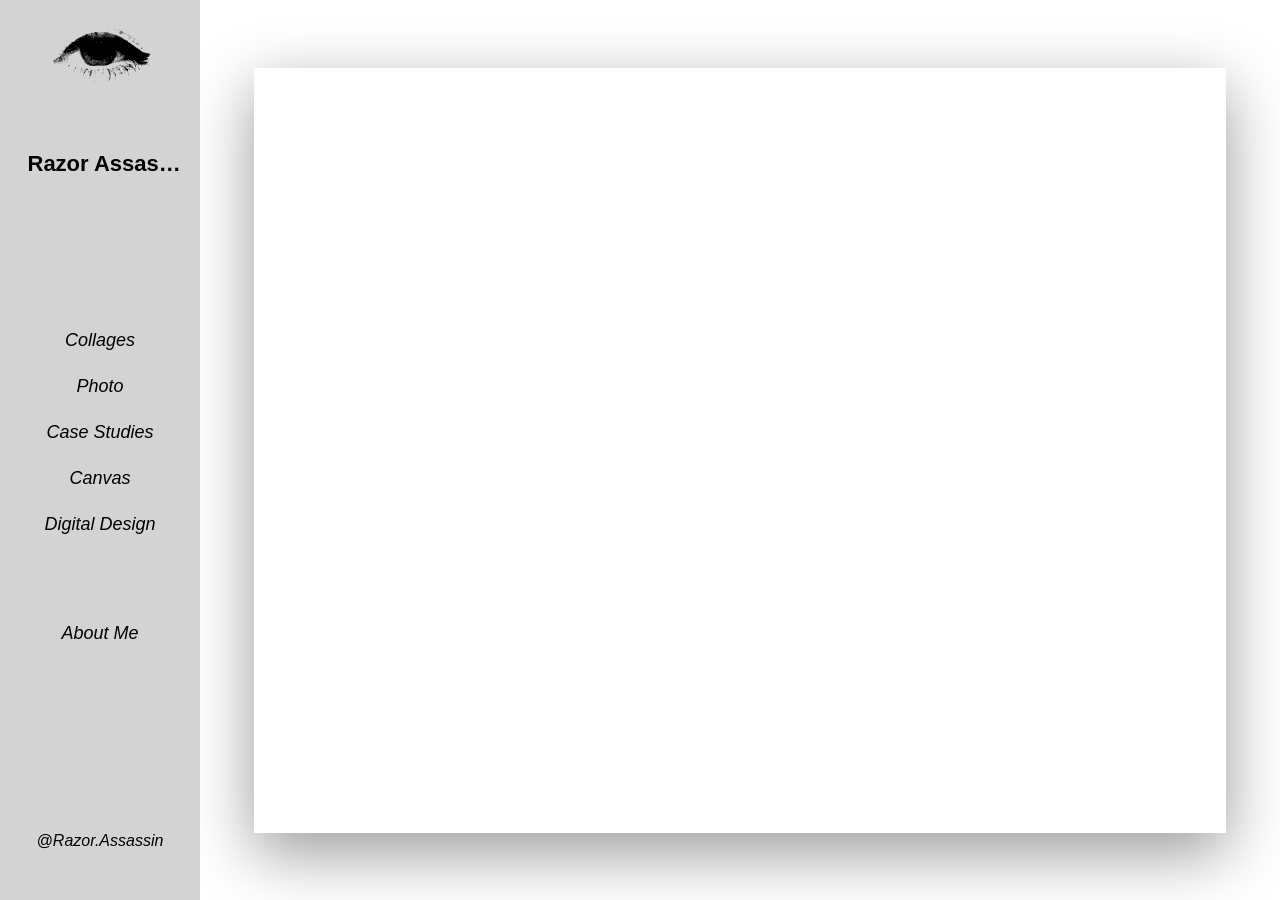
<file: index.html>
<!DOCTYPE html>
<html lang="en">

<head>
    <meta charset="UTF-8">
    <meta name="viewport" content="width=device-width, initial-scale=1.0">
    <link rel="stylesheet" href="styles.css">
    <title>Razor Assassin</title>
</head>

<body class="no-scroll">
    <nav class="nav-bar responsive-nav" aria-label="Main navigation">
        <div class="nav-header">
            <img src="pictures/eyegif.gif" alt="Describe Your Gif">
            <a href="index.html"><h1>Razor Assassin</h1></a>
        </div>
        
        <ul class="nav-list" role="navigation">
            <li><a href="collages.html">Collages</a></li>
            <li><a href="photo.html">Photo</a></li>
            <li><a href="Case-Studies.html">Case Studies</a></li>
            <li><a href="canvas.html">Canvas</a></li>
            <li><a href="digital.html">Digital Design</a></li> <br>
            
            <li><a href="aboutme.html">About Me</a></li>
        </ul>
        <div class="social-media">
            <a href="https://www.instagram.com/razor.assassin" target="_blank">@Razor.Assassin</a>
        </div>
    </nav>
    
    <div id="mouse"></div>

    <main class="homepage-main" aria-label="Main content">
        <div class="video-wrapper">
            <video 
                aria-label="Self portrait video of Razor Assassin" 
                id="homepage-video"
                autoplay 
                muted 
                loop
                playsinline>
                <source src="pictures/Screen Recording 2023-10-30 at 5.31.51 PM.mp4" type="video/mp4">
                Your browser does not support HTML5 video.
            </video>
            
        </div>
    </main>
    
</body>


</html>
</file>
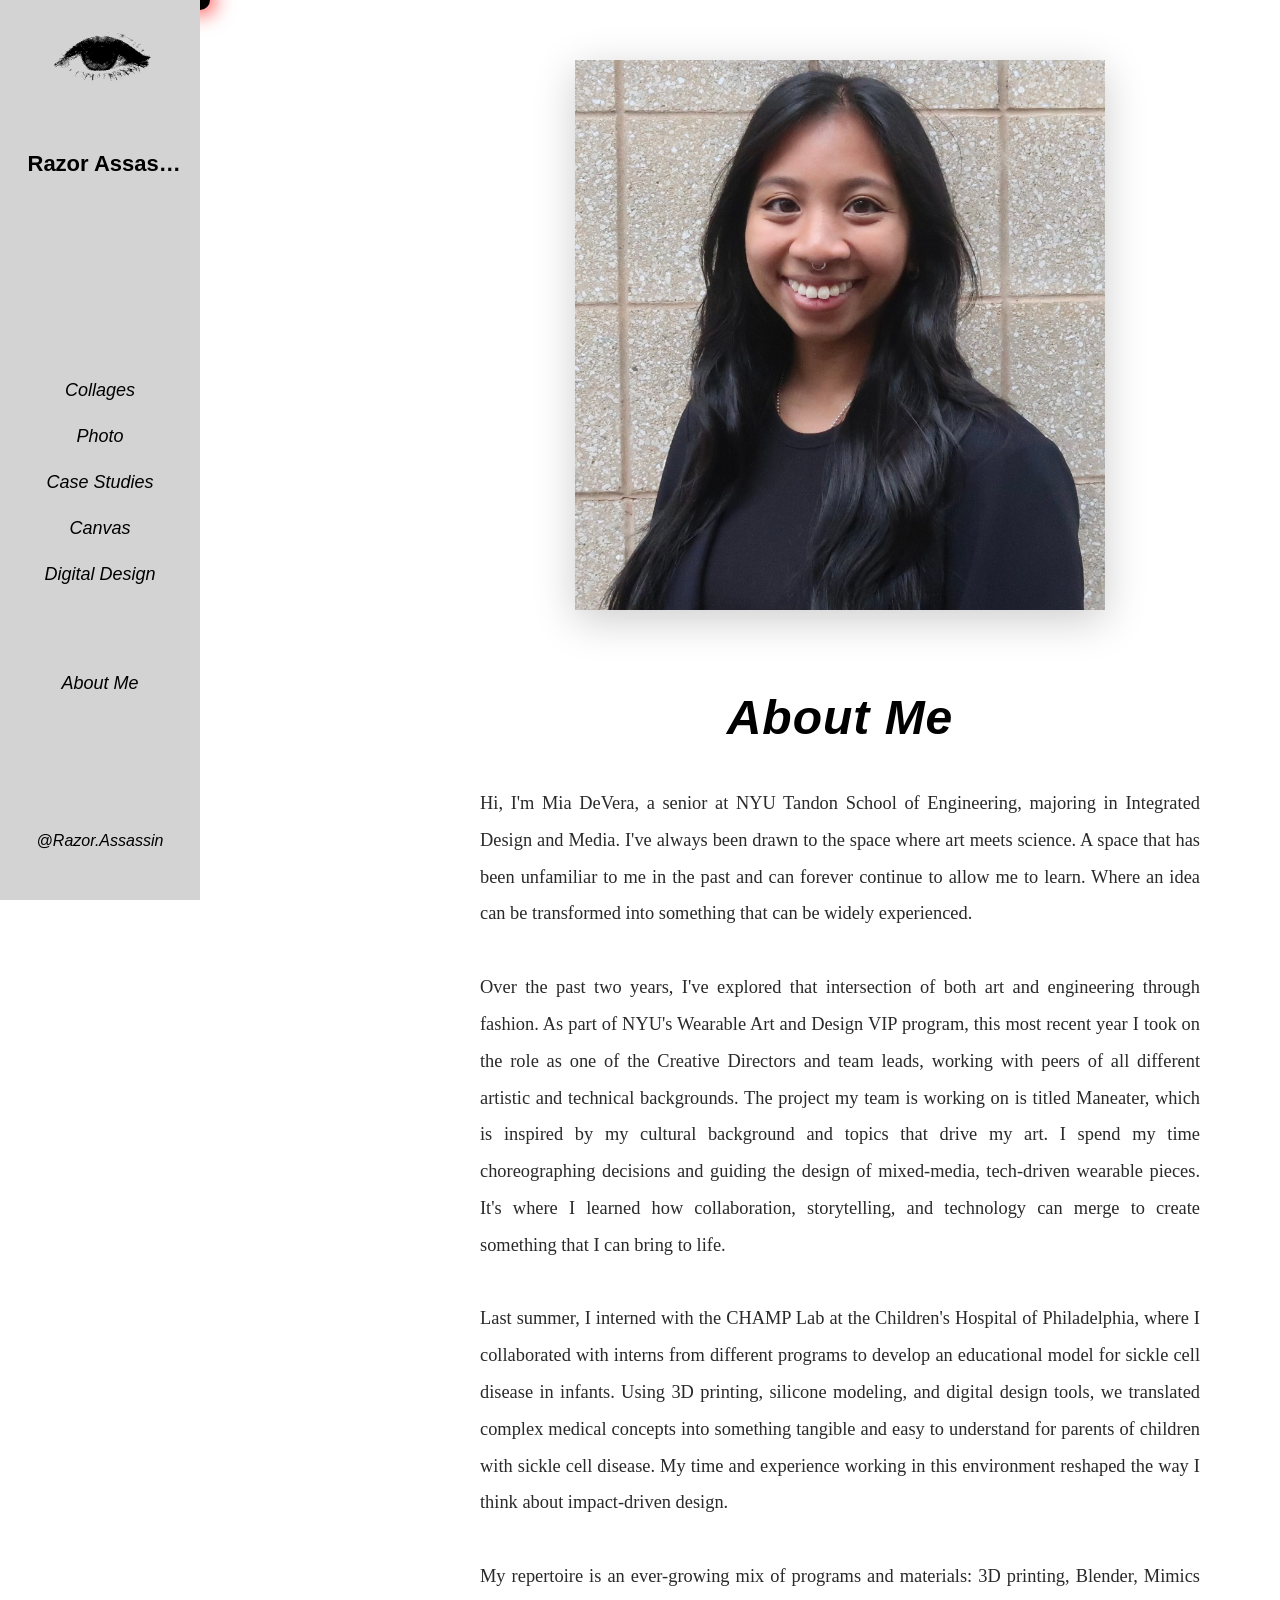
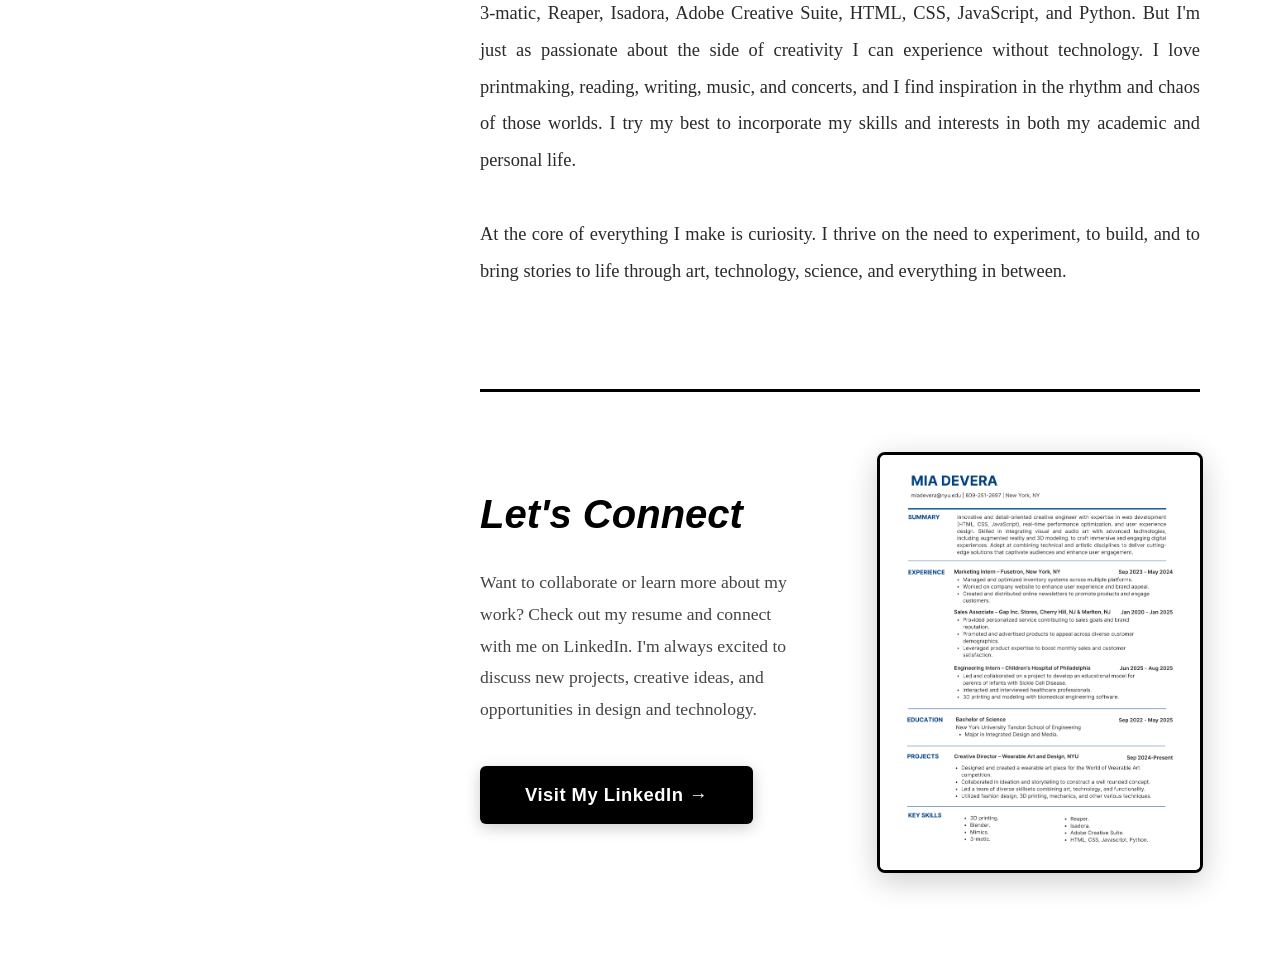
<file: aboutme.html>
<!DOCTYPE html>
<html lang="en">
<head>
    <meta charset="UTF-8">
    <title>About Me</title>
    <link rel="stylesheet" href="styles.css">
</head>
<body class="scroll">

    <div id="mouse"></div>

    <nav class="nav-bar" aria-label="Main navigation">
        <div class="nav-header">
            <img src="pictures/eyegif.gif" alt="Describe Your Gif">
            <a href="index.html"><h1>Razor Assassin</h1></a>
        </div>

        <ul class="nav-list" role="navigation">
            <li><a href="collages.html">Collages</a></li>
            <li><a href="photo.html">Photo</a></li>
            <li><a href="Case-Studies.html">Case Studies</a></li>
            <li><a href="canvas.html">Canvas</a></li>
            <li><a href="digital.html">Digital Design</a></li><br>
            <li><a href="aboutme.html">About Me</a></li>
            
        </ul>

        <div class="social-media">
            <a href="https://www.instagram.com/razor.assassin" target="_blank">@Razor.Assassin</a>
        </div>
    </nav>

    <main class="about-container">

        
        <div class="hero-photo">
            <img src="pictures/IMG_4734 (1).jpeg" alt="Picture of Mia">
        </div>

        
        <div class="bio-section">
            <h2>About Me</h2>
            <p class="bio-text">
                Hi, I'm Mia DeVera, a senior at NYU Tandon School of Engineering, majoring in Integrated Design and Media. I've always been drawn to the space where art meets science. A space that has been unfamiliar to me in the past and can forever continue to allow me to learn. Where an idea can be transformed into something that can be widely experienced.
                <br><br>
                Over the past two years, I've explored that intersection of both art and engineering through fashion. As part of NYU's Wearable Art and Design VIP program, this most recent year I took on the role as one of the Creative Directors and team leads, working with peers of all different artistic and technical backgrounds. The project my team is working on is titled Maneater, which is inspired by my cultural background and topics that drive my art. I spend my time choreographing decisions and guiding the design of mixed-media, tech-driven wearable pieces. It's where I learned how collaboration, storytelling, and technology can merge to create something that I can bring to life.
                <br><br>
                Last summer, I interned with the CHAMP Lab at the Children's Hospital of Philadelphia, where I collaborated with interns from different programs to develop an educational model for sickle cell disease in infants. Using 3D printing, silicone modeling, and digital design tools, we translated complex medical concepts into something tangible and easy to understand for parents of children with sickle cell disease. My time and experience working in this environment reshaped the way I think about impact-driven design.
                <br><br>
                My repertoire is an ever-growing mix of programs and materials: 3D printing, Blender, Mimics 3-matic, Reaper, Isadora, Adobe Creative Suite, HTML, CSS, JavaScript, and Python. But I'm just as passionate about the side of creativity I can experience without technology. I love printmaking, reading, writing, music, and concerts, and I find inspiration in the rhythm and chaos of those worlds. I try my best to incorporate my skills and interests in both my academic and personal life.
                <br><br>
                At the core of everything I make is curiosity. I thrive on the need to experiment, to build, and to bring stories to life through art, technology, science, and everything in between.
            </p>
        </div>

        
        <div class="resume-section">
            <div class="resume-left">
                <h3>Let's Connect</h3>
                <p>
                    Want to collaborate or learn more about my work? Check out my resume and connect with me on LinkedIn. I'm always excited to discuss new projects, creative ideas, and opportunities in design and technology.
                </p>
                <a href="https://www.linkedin.com/in/mia-devera-829058293/" 
                   target="_blank" 
                   class="linkedin-button">
                   Visit My LinkedIn →
                </a>
            </div>
            <div class="resume-right">
                <img src="pictures/miadeveraresume.png" alt="Resume" class="resume-image">
            </div>
        </div>

    </main>

</body>

</html>
</file>
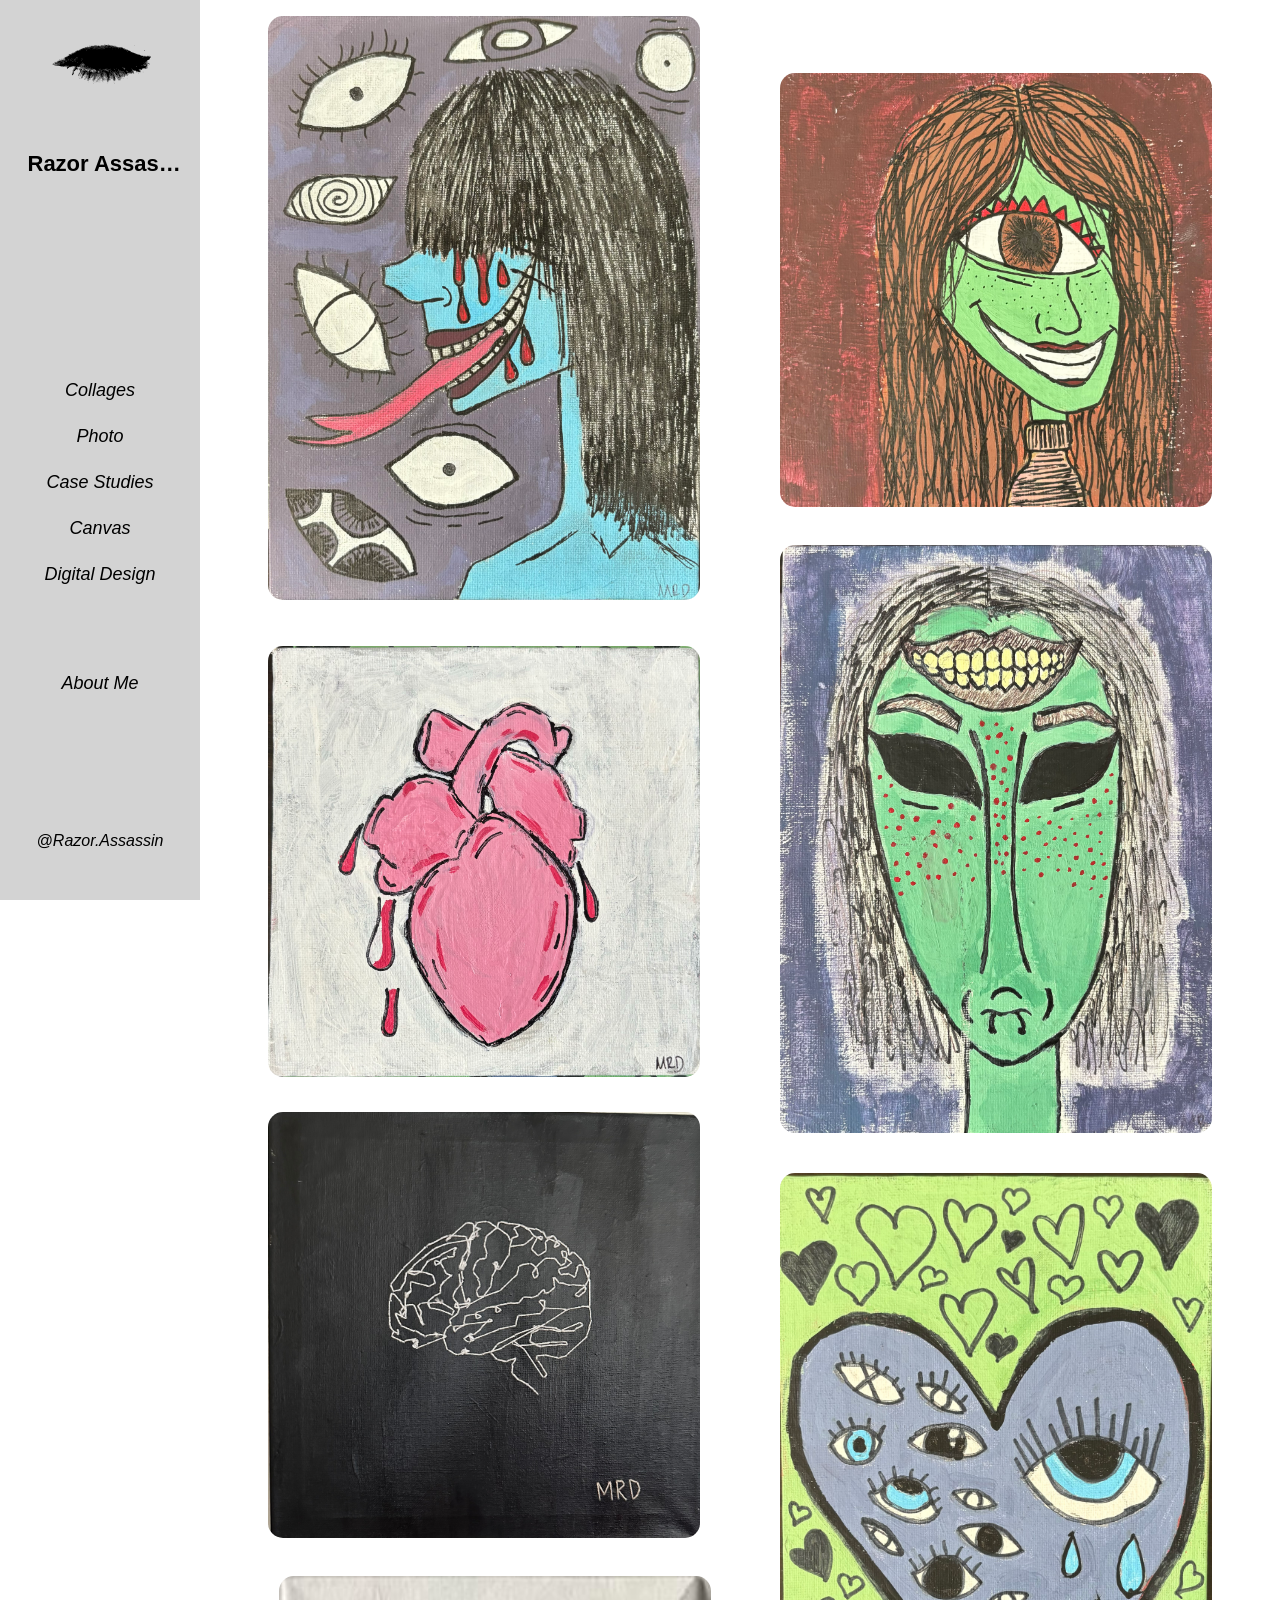
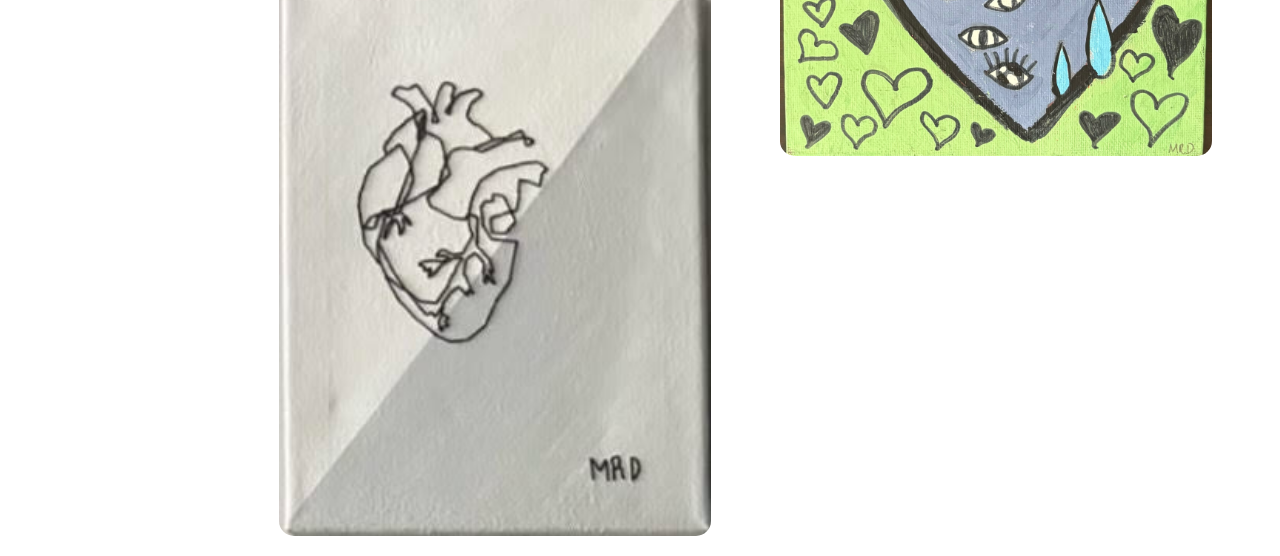
<file: canvas.html>
<!DOCTYPE html>
<html lang="en">
<head>
    <meta charset="UTF-8">
    <meta name="viewport" content="width=device-width, initial-scale=1.0">
    <link rel="stylesheet" href="styles.css">
    <title>Photo</title>
</head>
<body class="scroll">
    
    <nav class="nav-bar" aria-label="Main navigation">
        <div class="nav-header">
            <img src="pictures/eyegif.gif" alt="Describe Your Gif">
            <a href="index.html"><h1>Razor Assassin</h1></a>
        </div>
        <ul class="nav-list" role="navigation">
            <li><a href="collages.html">Collages</a></li>
            <li><a href="photo.html">Photo</a></li>
            <li><a href="Case-Studies.html">Case Studies</a></li>
            <li><a href="canvas.html">Canvas</a></li>
            <li><a href="digital.html">Digital Design</a></li> <br>

            <li><a href="aboutme.html">About Me</a></li> 
        </ul>
        <div class="social-media">
            <a href="https://www.instagram.com/razor.assassin" target="_blank">@Razor.Assassin</a>
        </div>
    </nav>
  
    
    <main>
      
        <div class="canvas-row">
          <figure class="canvas-figure">
            <img src="pictures/FullSizeRender (2).jpg" alt="Description of canvas 1">
          </figure>
          <figure class="canvas-figure">
            <img src="pictures/FullSizeRender (4).jpg" alt="Description of canvas 2">
          </figure>
        </div>
        <div class="canvas-row">
          <figure class="canvas-figure">
            <img src="pictures/FullSizeRender.jpg" alt="Description of canvas 3">
          </figure>
          <figure class="canvas-figure">
            <img src="pictures/FullSizeRender (3).jpg" alt="Description of canvas 4">
          </figure>
        </div>
        <div class="canvas-row">
            <figure class="canvas-figure">
              <img src="pictures/IMG_0128.jpeg" alt="Description of canvas 3">
            </figure>
            <figure class="canvas-figure">
              <img src="pictures/IMG_8945.jpg" alt="Description of canvas 4">
            </figure>
          </div>
          <div class="canvas-row">
            <figure class="canvas-figure">
              <img src="pictures/unnamed.jpg" alt="Description of canvas 3">
            </figure>
            </div>
   </main>
      

</html>
</file>
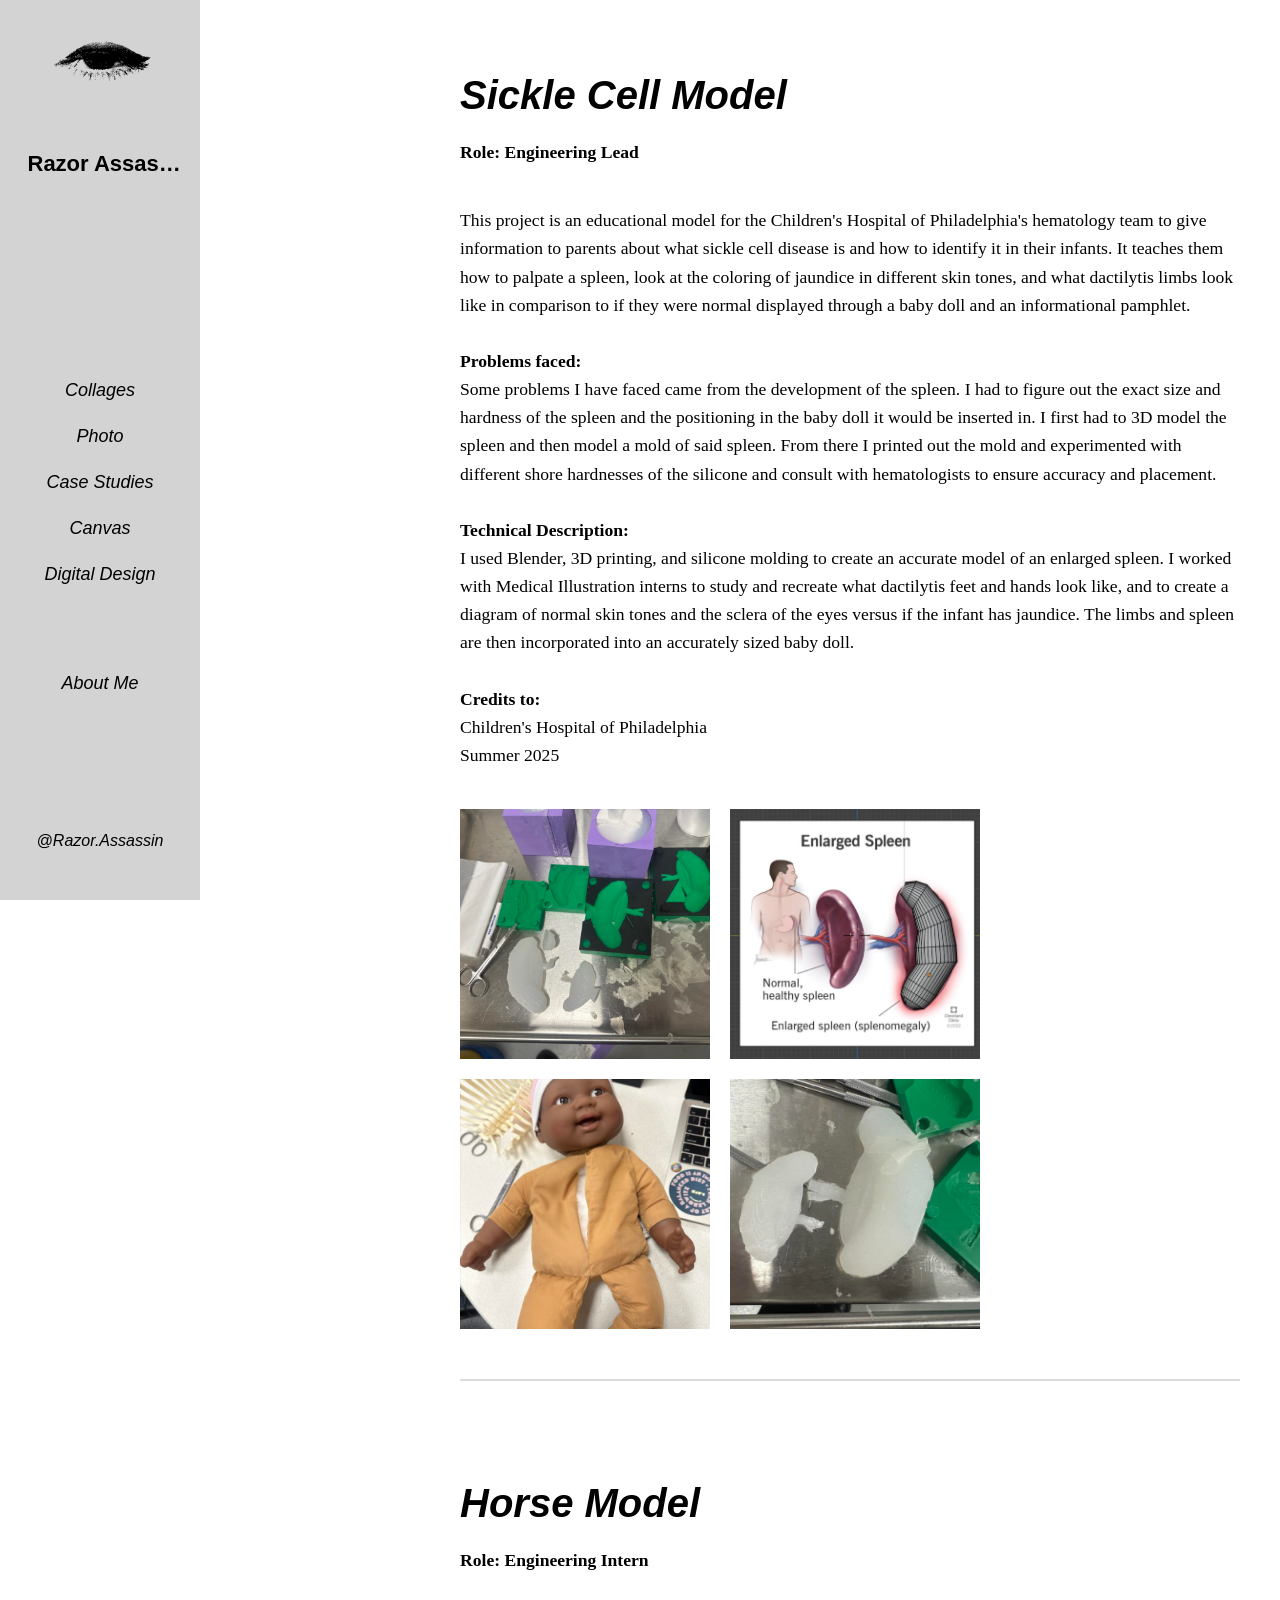
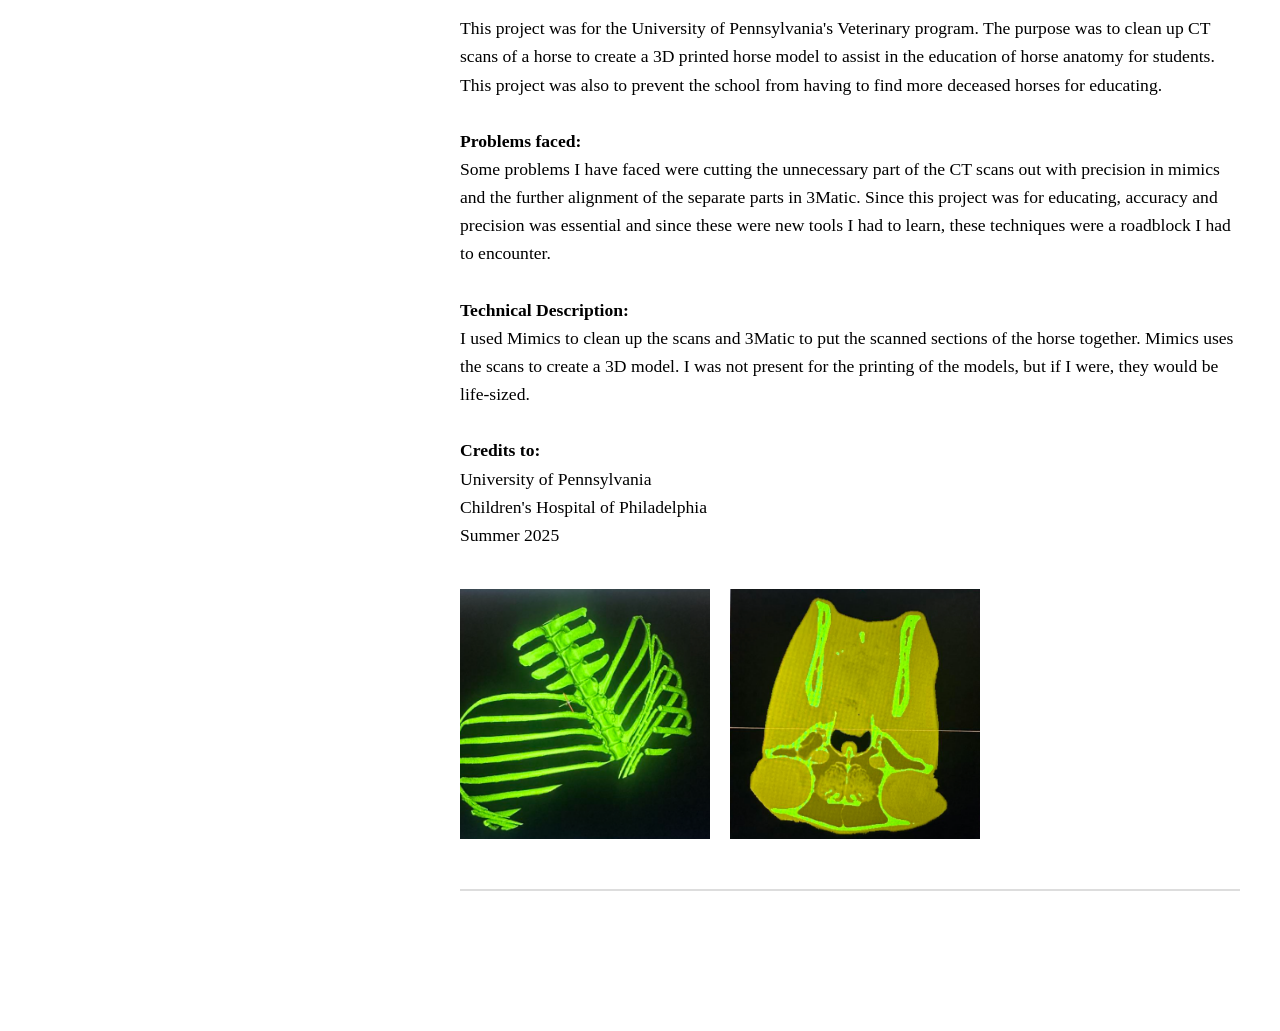
<file: Case-Studies.html>
<!DOCTYPE html>
<html lang="en">
<head>
    <meta charset="UTF-8">
    <meta name="viewport" content="width=device-width, initial-scale=1.0">
    <link rel="stylesheet" href="styles.css">
    <title>Projects</title>
</head>
<body class="scroll">
    <nav class="nav-bar" aria-label="Main navigation">
        <div class="nav-header">
            <img src="pictures/eyegif.gif" alt="Describe Your Gif">
            <a href="index.html"><h1>Razor Assassin</h1></a>
        </div>
        <ul class="nav-list" role="navigation">
            <li><a href="collages.html">Collages</a></li>
            <li><a href="photo.html">Photo</a></li>
            <li><a href="Case-Studies.html">Case Studies</a></li>
            <li><a href="canvas.html">Canvas</a></li>
            <li><a href="digital.html">Digital Design</a></li>
            <br>
            <li><a href="aboutme.html">About Me</a></li>
        </ul>
        <div class="social-media">
            <a href="https://www.instagram.com/razor.assassin" target="_blank">@Razor.Assassin</a>
        </div>
    </nav>
    <main class="projects-container">
        
        <section class="project-block">
            <h1>Sickle Cell Model</h1>
            <p><strong>Role: Engineering Lead</strong></p>
            <p>
                This project is an educational model for the Children's Hospital of Philadelphia's hematology team to give
                information to parents about what sickle cell disease is and how to identify it in their infants. It teaches
                them how to palpate a spleen, look at the coloring of jaundice in different skin tones, and what dactilytis
                limbs look like in comparison to if they were normal displayed through a baby doll and an informational
                pamphlet.<br><br>
                <strong>Problems faced:</strong><br>
                Some problems I have faced came from the development of the spleen. I had to figure out the exact size and hardness of the spleen and the positioning in the baby doll it would be inserted in. I first had to 3D model the spleen and then model a mold of said spleen. From there I printed out the mold and experimented with different shore hardnesses of the silicone and consult with hematologists to ensure accuracy and placement.<br><br>
                <strong>Technical Description:</strong><br>
                I used Blender, 3D printing, and silicone molding to create an accurate model of an enlarged spleen. I worked
                with Medical Illustration interns to study and recreate what dactilytis feet and hands look like, and to create
                a diagram of normal skin tones and the sclera of the eyes versus if the infant has jaundice. The limbs and spleen
                are then incorporated into an accurately sized baby doll.<br><br>
                <strong>Credits to:</strong><br>
                Children's Hospital of Philadelphia<br>
                Summer 2025
            </p>
            <div class="project-gallery four-images">
                <img src="photos/1.png" alt="Sickle Model 1">
                <img src="photos/2.png" alt="Sickle Model 2">
                <img src="photos/3.png" alt="Sickle Model 3">
                <img src="photos/4.png" alt="Sickle Model 4">
            </div>
        </section>
        
        <section class="project-block">
            <h1>Horse Model</h1>
            <p><strong>Role: Engineering Intern</strong></p>
            <p>
                This project was for the University of Pennsylvania's Veterinary program. The purpose was to clean up CT scans
                of a horse to create a 3D printed horse model to assist in the education of horse anatomy for students. This
                project was also to prevent the school from having to find more deceased horses for educating.<br><br>
                <strong>Problems faced:</strong><br>
                Some problems I have faced were cutting the unnecessary part of the CT scans out with precision in mimics and the further alignment of the separate parts in 3Matic. Since this project was for educating, accuracy and precision was essential and since these were new tools I had to learn, these techniques were a roadblock I had to encounter.<br><br>
                <strong>Technical Description:</strong><br>
                I used Mimics to clean up the scans and 3Matic to put the scanned sections of the horse together. Mimics uses
                the scans to create a 3D model. I was not present for the printing of the models, but if I were, they would be
                life-sized.<br><br>
                <strong>Credits to:</strong><br>
                University of Pennsylvania<br>
                Children's Hospital of Philadelphia<br>
                Summer 2025
            </p>
            <div class="project-gallery two-images">
                <img src="photos/7.png" alt="Horse Model 1">
                <img src="photos/8.png" alt="Horse Model 2">
            </div>
        </section>
    </main>
</body>
</html>
</file>
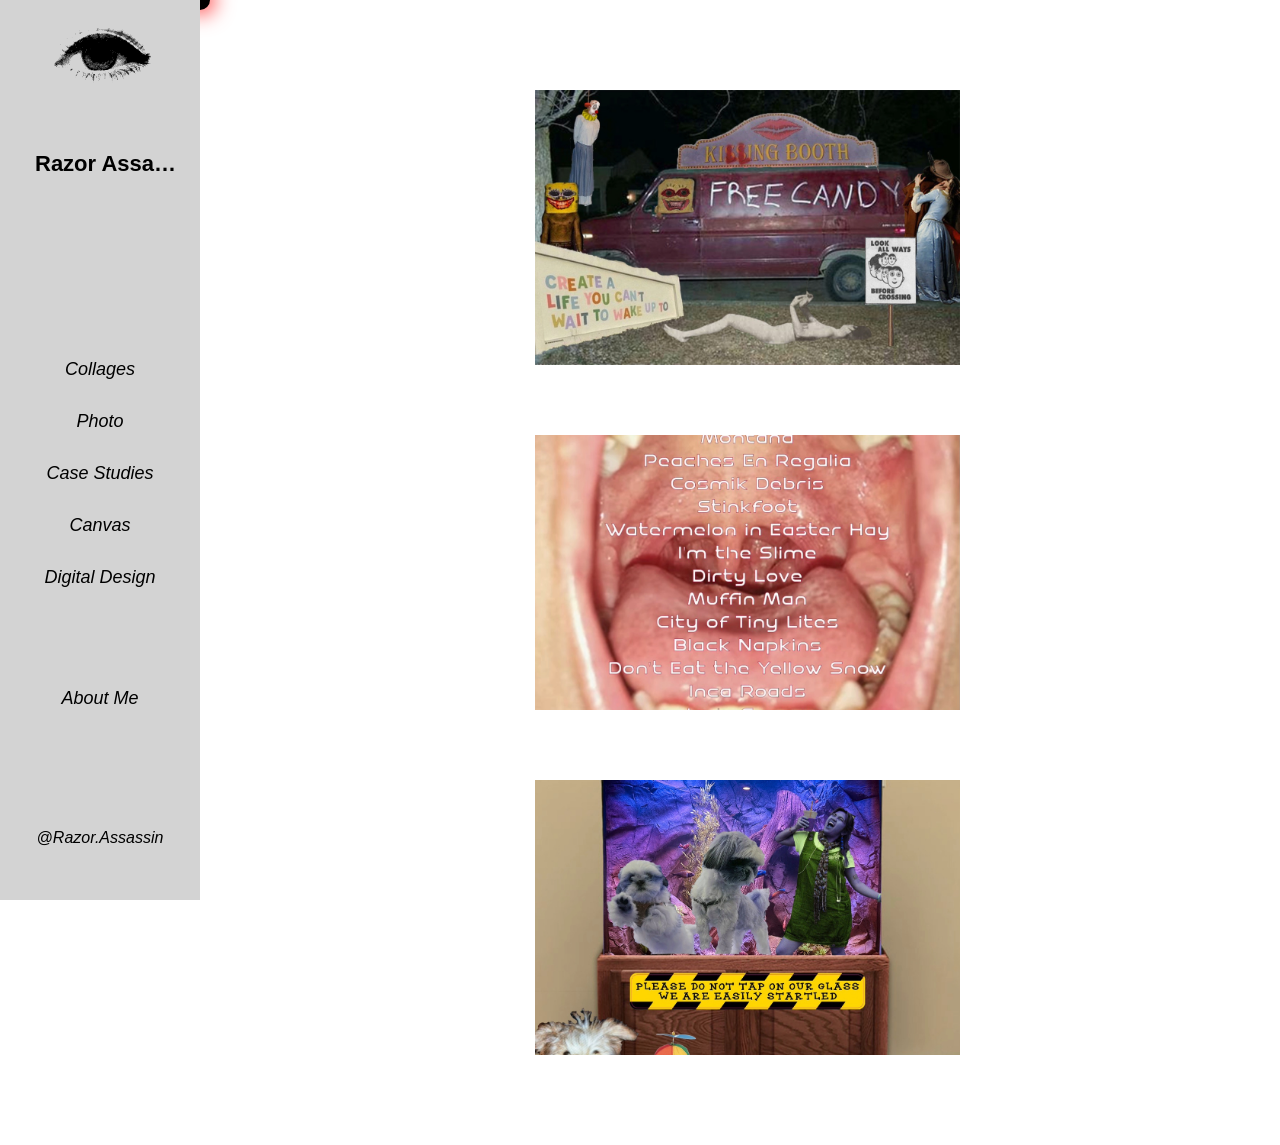
<file: collages.html>
<!DOCTYPE html>
<html lang="en">
<head>
    <meta charset="UTF-8">
    <meta name="viewport" content="width=device-width, initial-scale=1.0">
    <link rel="stylesheet" href="styles.css">
    <link href="https://stackpath.bootstrapcdn.com/bootstrap/4.3.1/css/bootstrap.min.css" rel="stylesheet"/>
    <title>Collages</title>
</head>
<body class="scroll">
    <div id="mouse"></div>
    <nav class="nav-bar" aria-label="Main navigation">
        <div class="nav-header">
            <img src="pictures/eyegif.gif" alt="Describe Your Gif">
            <a href="index.html"><h1>Razor Assassin</h1></a>
        </div>
        <ul class="nav-list" role="navigation">
            <li><a href="collages.html">Collages</a></li>
            <li><a href="photo.html">Photo</a></li>
            <li><a href="Case-Studies.html">Case Studies</a></li>
            <li><a href="canvas.html">Canvas</a></li>
            <li><a href="digital.html">Digital Design</a></li> <br>

            <li><a href="aboutme.html">About Me</a></li> 
        </ul>
        <div class="social-media">
            <a href="https://www.instagram.com/razor.assassin" target="_blank">@Razor.Assassin</a>
        </div>
    </nav>

    <main class="collages-main-content" aria-label="Main content">
        <div class="my-carousel-container">
        <div id="collageCarousel" class="carousel slide" data-ride="carousel">
            <div class="carousel-inner">
                <div class="carousel-item active">
                    <img src="pictures/collage1-resize.jpg" class="d-block w-100" alt="A description of collage 1">
                </div>
                <div class="carousel-item">
                    <img src="pictures/IMG_5959-rezise.jpg" class="d-block w-100" alt="A description of collage 2">
                </div>
            </div>
            <a class="carousel-control-prev" href="#collageCarousel" role="button" data-slide="prev">
                <span class="carousel-control-prev-icon" aria-hidden="true"></span>
                <span class="sr-only">Previous</span>
            </a>
            <a class="carousel-control-next" href="#collageCarousel" role="button" data-slide="next">
                <span class="carousel-control-next-icon" aria-hidden="true"></span>
                <span class="sr-only">Next</span>
            </a>
        </div>
        </div>
    </div>
        <div class="my-carousel-container"></div>
        <div id="secondCarousel" class="carousel slide" data-ride="carousel">
            <div class="carousel-inner">
                <div class="carousel-item active">
                    <img src="pictures/IMG_8282-resize.jpg" class="d-block w-100" alt="A description of collage 3">
                </div>
                <div class="carousel-item">
                    <img src="pictures/IMG_8286-resize.jpg" class="d-block w-100" alt="A description of collage 4">
                </div>
            </div>
            <a class="carousel-control-prev" href="#secondCarousel" role="button" data-slide="prev">
                <span class="carousel-control-prev-icon" aria-hidden="true"></span>
                <span class="sr-only">Previous</span>
            </a>
            <a class="carousel-control-next" href="#secondCarousel" role="button" data-slide="next">
                <span class="carousel-control-next-icon" aria-hidden="true"></span>
                <span class="sr-only">Next</span>
            </a>
        </div>
    </div>
        <div class="my-carousel-container">
        <div id="thirdCarousel" class="carousel slide" data-ride="carousel">
            <div class="carousel-inner">
                <div class="carousel-item active">
                    <img src="pictures/inputoutputcollage-resize.jpg" class="d-block w-100" alt="A description of collage 3">
                </div>
                <div class="carousel-item">
                    <img src="pictures/IMG_8292-resize.jpg" class="d-block w-100" alt="A description of collage 4">
                </div>
            </div>
            <a class="carousel-control-prev" href="#thirdCarousel" role="button" data-slide="prev">
                <span class="carousel-control-prev-icon" aria-hidden="true"></span>
                <span class="sr-only">Previous</span>
            </a>
            <a class="carousel-control-next" href="#thirdCarousel" role="button" data-slide="next">
                <span class="carousel-control-next-icon" aria-hidden="true"></span>
                <span class="sr-only">Next</span>
            </a>
        </div>
    </div>
        
    </main>
    
    <script src="https://code.jquery.com/jquery-3.3.1.slim.min.js"></script>
    <script src="https://stackpath.bootstrapcdn.com/bootstrap/4.3.1/js/bootstrap.min.js"></script>
</body>

</html>
</file>
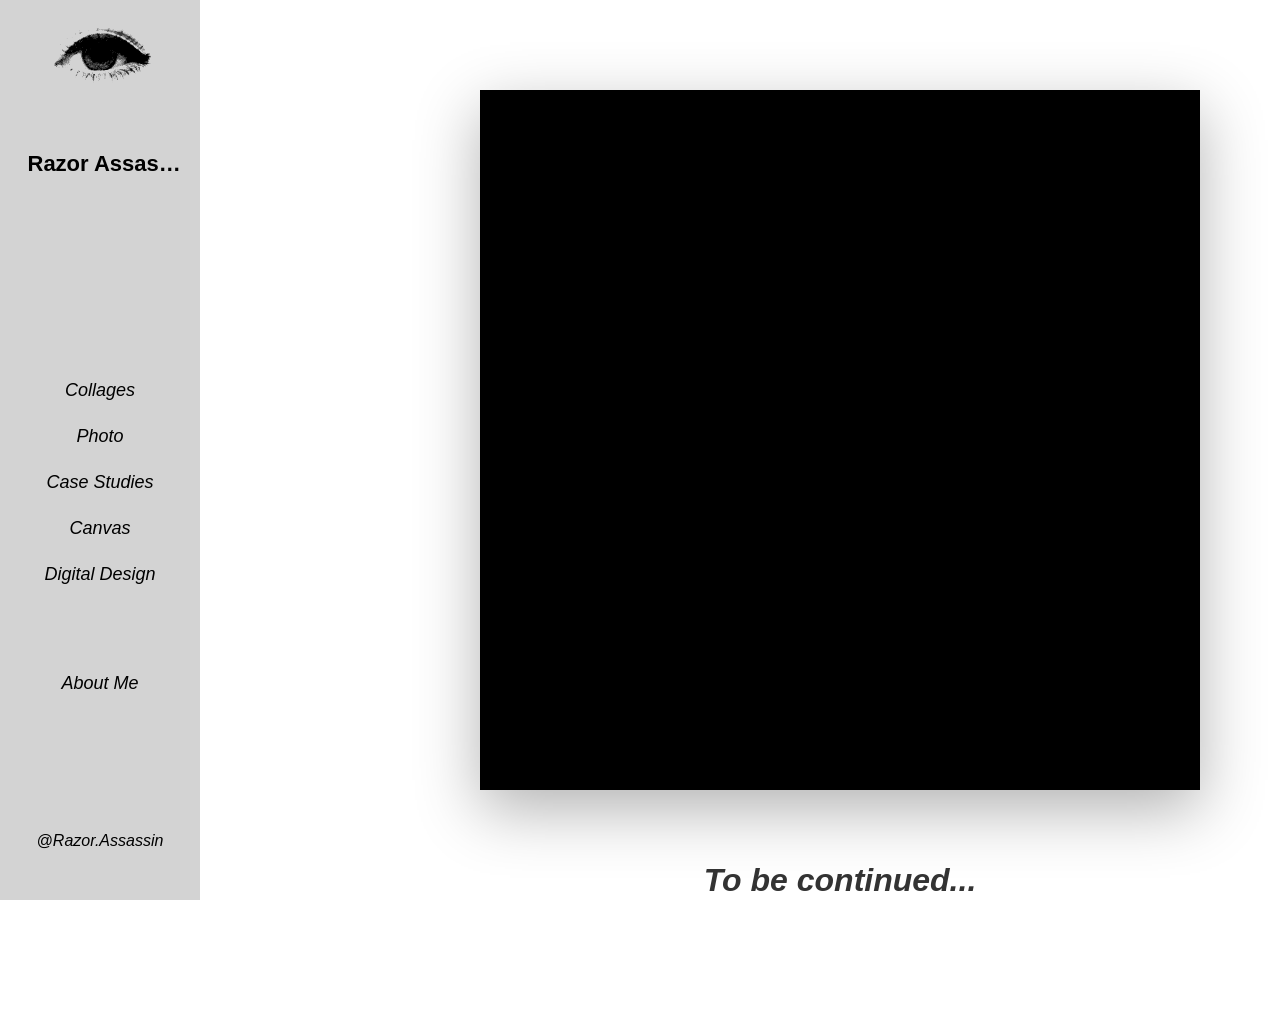
<file: digital.html>
<!DOCTYPE html>
<html lang="en">
<head>
    <meta charset="UTF-8">
    <meta name="viewport" content="width=device-width, initial-scale=1.0">
    <link rel="stylesheet" href="styles.css">
    <title>Digital Design</title>
</head>
<body class="scroll">
    
    <nav class="nav-bar" aria-label="Main navigation">
        <div class="nav-header">
            <img src="pictures/eyegif.gif" alt="Describe Your Gif">
            <a href="index.html"><h1>Razor Assassin</h1></a>
        </div>
        <ul class="nav-list" role="navigation">
            <li><a href="collages.html">Collages</a></li>
            <li><a href="photo.html">Photo</a></li>
            <li><a href="Case-Studies.html">Case Studies</a></li>
            <li><a href="canvas.html">Canvas</a></li>
            <li><a href="digital.html">Digital Design</a></li> <br>

            <li><a href="aboutme.html">About Me</a></li> 
        </ul>
        <div class="social-media">
            <a href="https://www.instagram.com/razor.assassin" target="_blank">@Razor.Assassin</a>
        </div>
    </nav>
  
<main class="digital-main">
    <div class="digital-video-container">
        <div class="digital-video-wrapper">
            <video id="digital-video" autoplay muted loop playsinline aria-label="Digital design video">
                <source src="pictures/Screen Recording 2023-09-22 at 12.53.08 PM.mp4" type="video/mp4">
                Your browser does not support HTML5 video.
            </video>
        </div>
        <div class="digital-caption">
            <p>To be continued...</p>
        </div>
    </div>
</main>
     
</body>

</html>
</file>
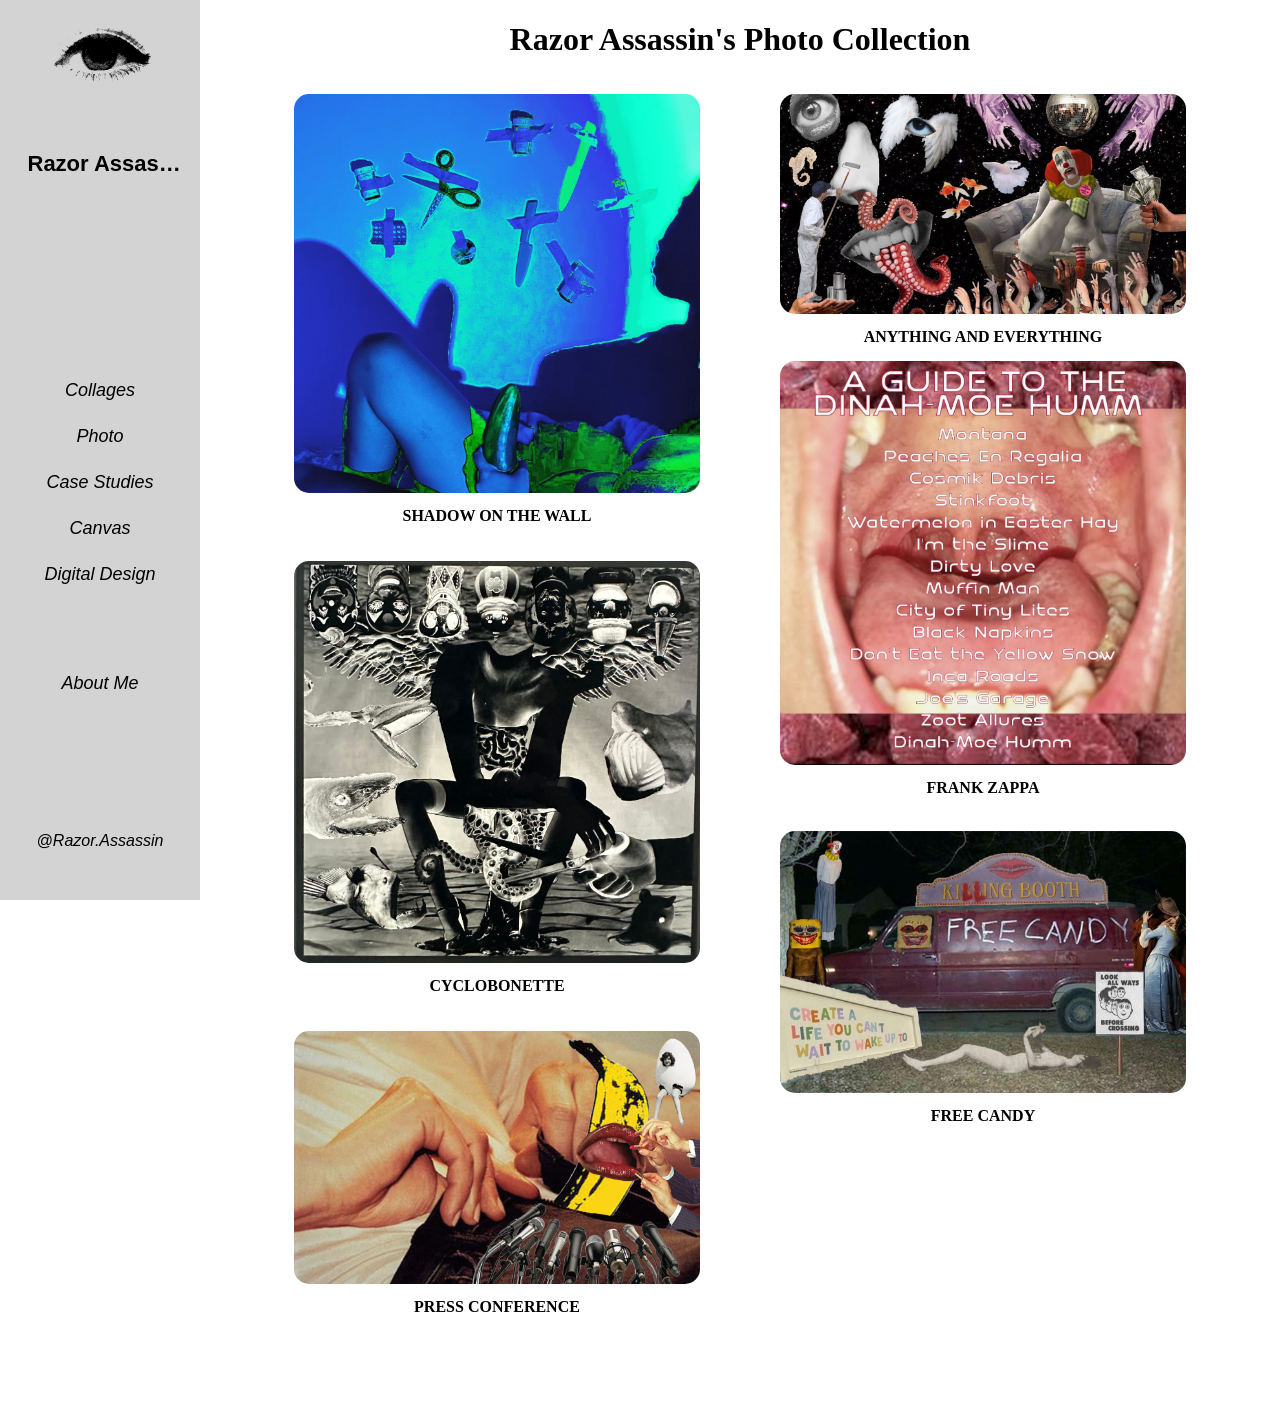
<file: photo.html>
<!DOCTYPE html>
<html lang="en">
<head>
    <meta charset="UTF-8">
    <meta name="viewport" content="width=device-width, initial-scale=1.0">
    <link rel="stylesheet" href="styles.css">
    <title>Photo</title>
</head>
<body class="scroll">
    
    <nav class="nav-bar" aria-label="Main navigation">
        <div class="nav-header">
            <img src="pictures/eyegif.gif" alt="Describe Your Gif">
            <a href="index.html"><h1>Razor Assassin</h1></a>
        </div>
        <ul class="nav-list" role="navigation">
            <li><a href="collages.html">Collages</a></li>
            <li><a href="photo.html">Photo</a></li>
            <li><a href="Case-Studies.html">Case Studies</a></li>
            <li><a href="canvas.html">Canvas</a></li>
            <li><a href="digital.html">Digital Design</a></li> <br>

            <li><a href="aboutme.html">About Me</a></li> 
        </ul>
        <div class="social-media">
            <a href="https://www.instagram.com/razor.assassin" target="_blank">@Razor.Assassin</a>
        </div>
    </nav>
  
    
    <main>
        <h1 id="page-title">Razor Assassin's Photo Collection</h1>
        <div class="image-row">
          <figure>
            <img src="pictures/IMG_8943.jpg" alt="Description of image 1">
            <figcaption>SHADOW ON THE WALL</figcaption>
          </figure>
          <figure>
            <img src="pictures/IMG_8944.jpg" alt="Description of image 2">
            <figcaption>ANYTHING AND EVERYTHING</figcaption>
          </figure>
        </div>
        <div class="image-row">
          <figure>
            <img src="pictures/IMG_5959.jpg" alt="Description of image 3">
            <figcaption>CYCLOBONETTE</figcaption>
          </figure>
          <figure>
            <img src="pictures/IMG_8282.jpeg" alt="Description of image 4">
            <figcaption>FRANK ZAPPA</figcaption>
          </figure>
        </div>
        <div class="image-row">
          <figure>
            <img src="pictures/IMG_8292.jpeg" alt="Description of image 5">
            <figcaption>PRESS CONFERENCE</figcaption>
          </figure>
          <figure>
            <img src="pictures/collage1.jpg" alt="Description of image 6">
            <figcaption>FREE CANDY</figcaption>
          </figure>
        </div>
   </main>
    
</body>

</html>
</file>
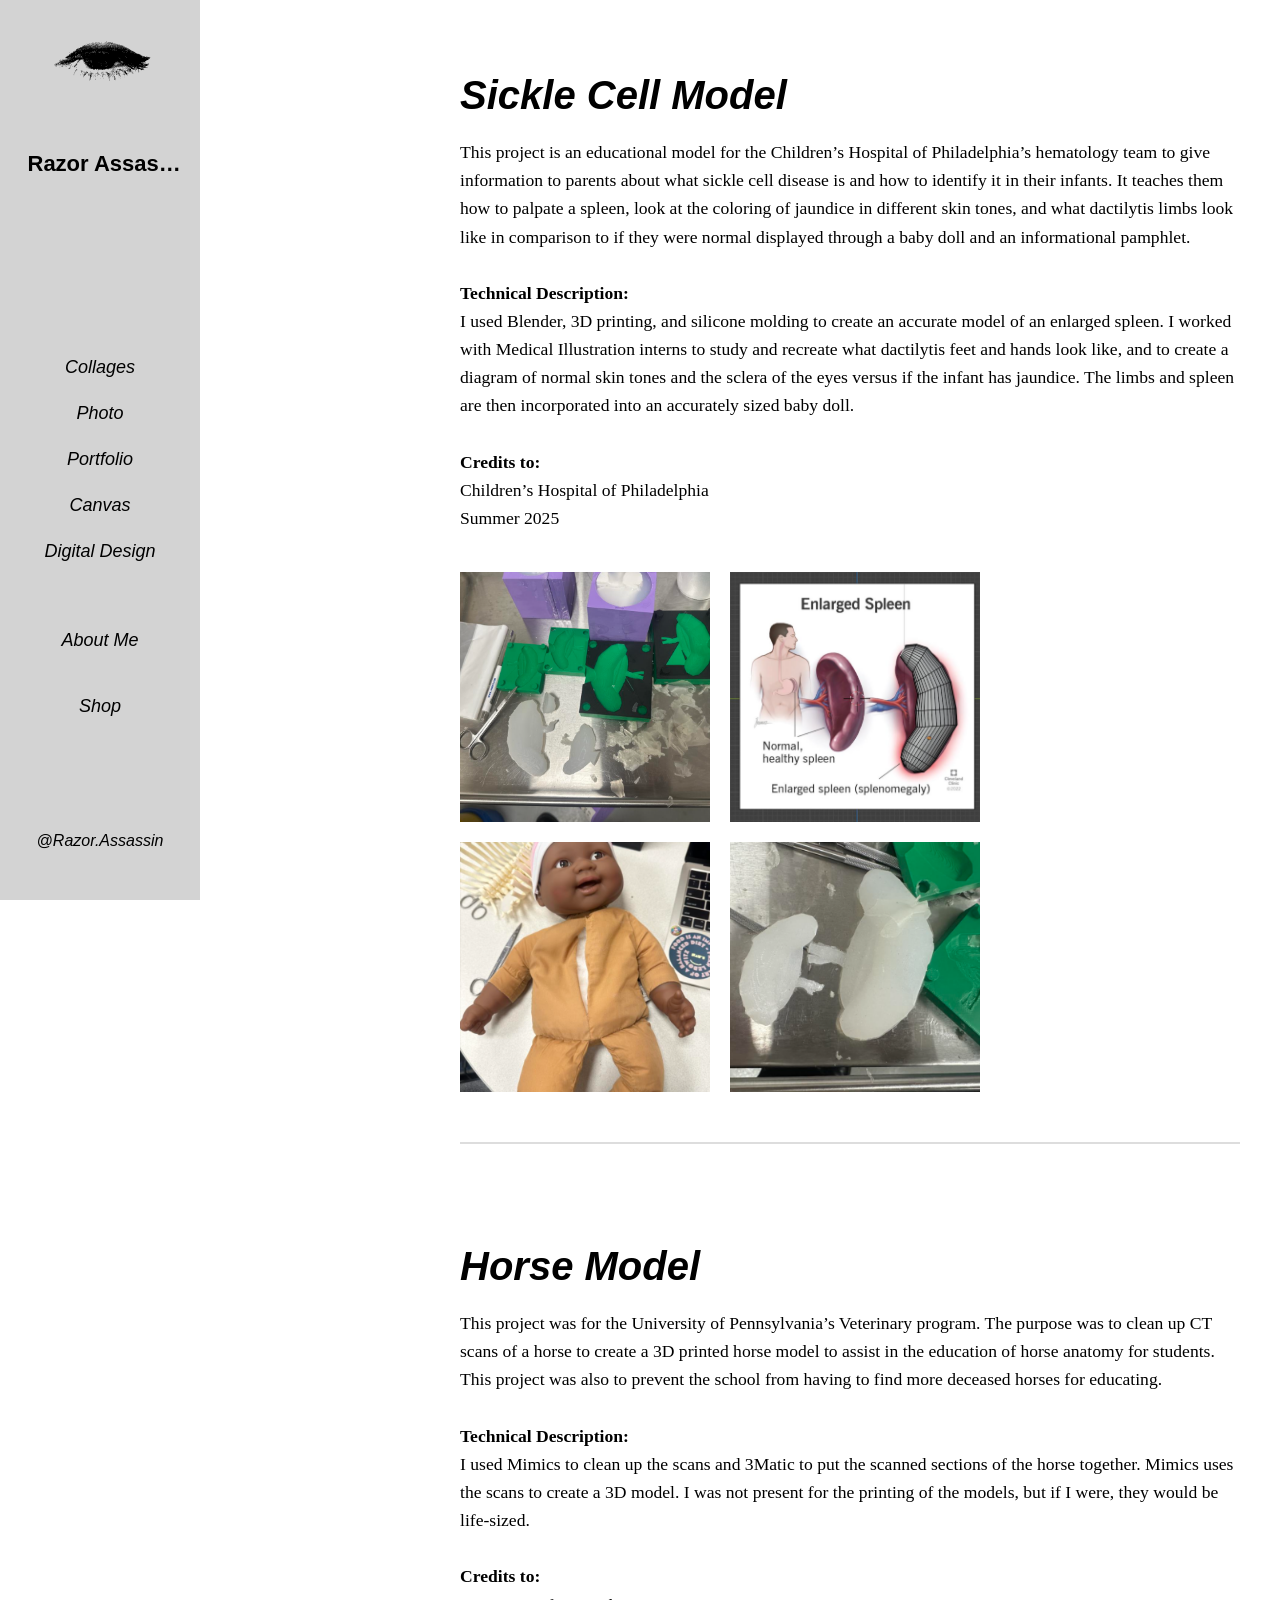
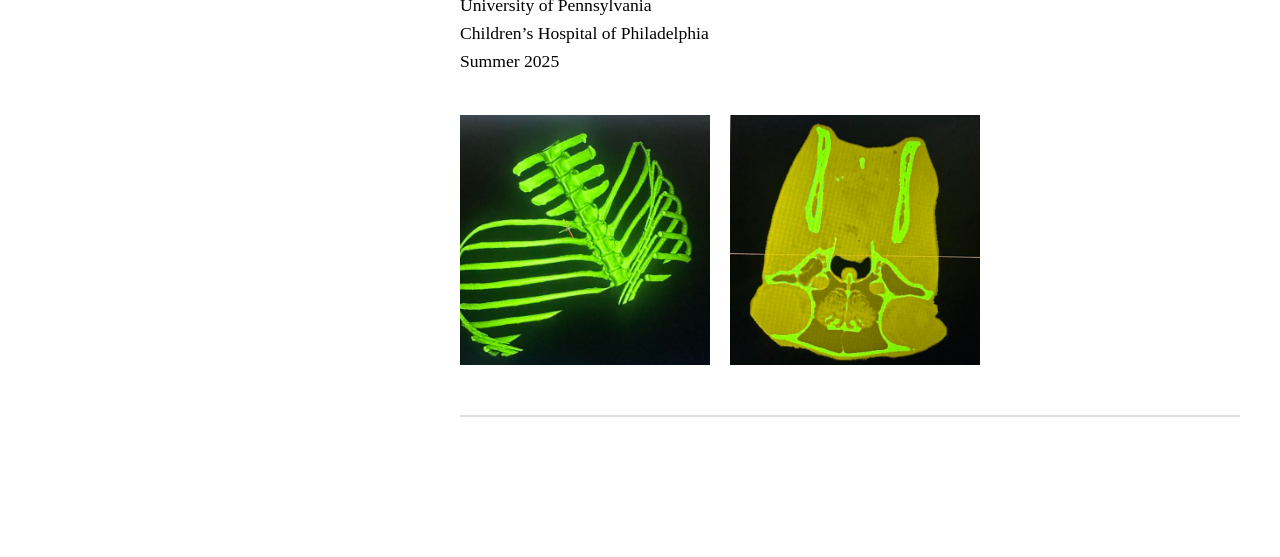
<file: port.html>
<!DOCTYPE html>
<html lang="en">
<head>
    <meta charset="UTF-8">
    <meta name="viewport" content="width=device-width, initial-scale=1.0">
    <link rel="stylesheet" href="styles.css">
    <title>Projects</title>
</head>
<body class="scroll">

    <nav class="nav-bar" aria-label="Main navigation">
        <div class="nav-header">
            <img src="pictures/eyegif.gif" alt="Describe Your Gif">
            <a href="index.html"><h1>Razor Assassin</h1></a>
        </div>
        <ul class="nav-list" role="navigation">
            <li><a href="collages.html">Collages</a></li>
            <li><a href="photo.html">Photo</a></li>
            <li><a href="portfolio.html">Portfolio</a></li>
            <li><a href="canvas.html">Canvas</a></li>
            <li><a href="digital.html">Digital Design</a></li>
            <br>
            <li><a href="aboutme.html">About Me</a></li>
            <li><a href="shop.html">Shop</a></li>
        </ul>
        <div class="social-media">
            <a href="https://www.instagram.com/razor.assassin" target="_blank">@Razor.Assassin</a>
        </div>
    </nav>

    <main class="projects-container">

        <!-- SICKLE CELL MODEL -->
        <section class="project-block">
            <h1>Sickle Cell Model</h1>
            <p>
                This project is an educational model for the Children’s Hospital of Philadelphia’s hematology team to give
                information to parents about what sickle cell disease is and how to identify it in their infants. It teaches
                them how to palpate a spleen, look at the coloring of jaundice in different skin tones, and what dactilytis
                limbs look like in comparison to if they were normal displayed through a baby doll and an informational
                pamphlet.<br><br>
                <strong>Technical Description:</strong><br>
                I used Blender, 3D printing, and silicone molding to create an accurate model of an enlarged spleen. I worked
                with Medical Illustration interns to study and recreate what dactilytis feet and hands look like, and to create
                a diagram of normal skin tones and the sclera of the eyes versus if the infant has jaundice. The limbs and spleen
                are then incorporated into an accurately sized baby doll.<br><br>
                <strong>Credits to:</strong><br>
                Children’s Hospital of Philadelphia<br>
                Summer 2025
            </p>

            <div class="project-gallery four-images">
                <img src="photos/1.png" alt="Sickle Model 1">
                <img src="photos/2.png" alt="Sickle Model 2">
                <img src="photos/3.png" alt="Sickle Model 3">
                <img src="photos/4.png" alt="Sickle Model 4">
            </div>
        </section>

        <!-- HORSE MODEL -->
        <section class="project-block">
            <h1>Horse Model</h1>
            <p>
                This project was for the University of Pennsylvania’s Veterinary program. The purpose was to clean up CT scans
                of a horse to create a 3D printed horse model to assist in the education of horse anatomy for students. This
                project was also to prevent the school from having to find more deceased horses for educating.<br><br>
                <strong>Technical Description:</strong><br>
                I used Mimics to clean up the scans and 3Matic to put the scanned sections of the horse together. Mimics uses
                the scans to create a 3D model. I was not present for the printing of the models, but if I were, they would be
                life-sized.<br><br>
                <strong>Credits to:</strong><br>
                University of Pennsylvania<br>
                Children’s Hospital of Philadelphia<br>
                Summer 2025
            </p>

            <div class="project-gallery two-images">
                <img src="photos/7.png" alt="Horse Model 1">
                <img src="photos/8.png" alt="Horse Model 2">
            </div>
        </section>

    </main>

</body>
</html>
</file>
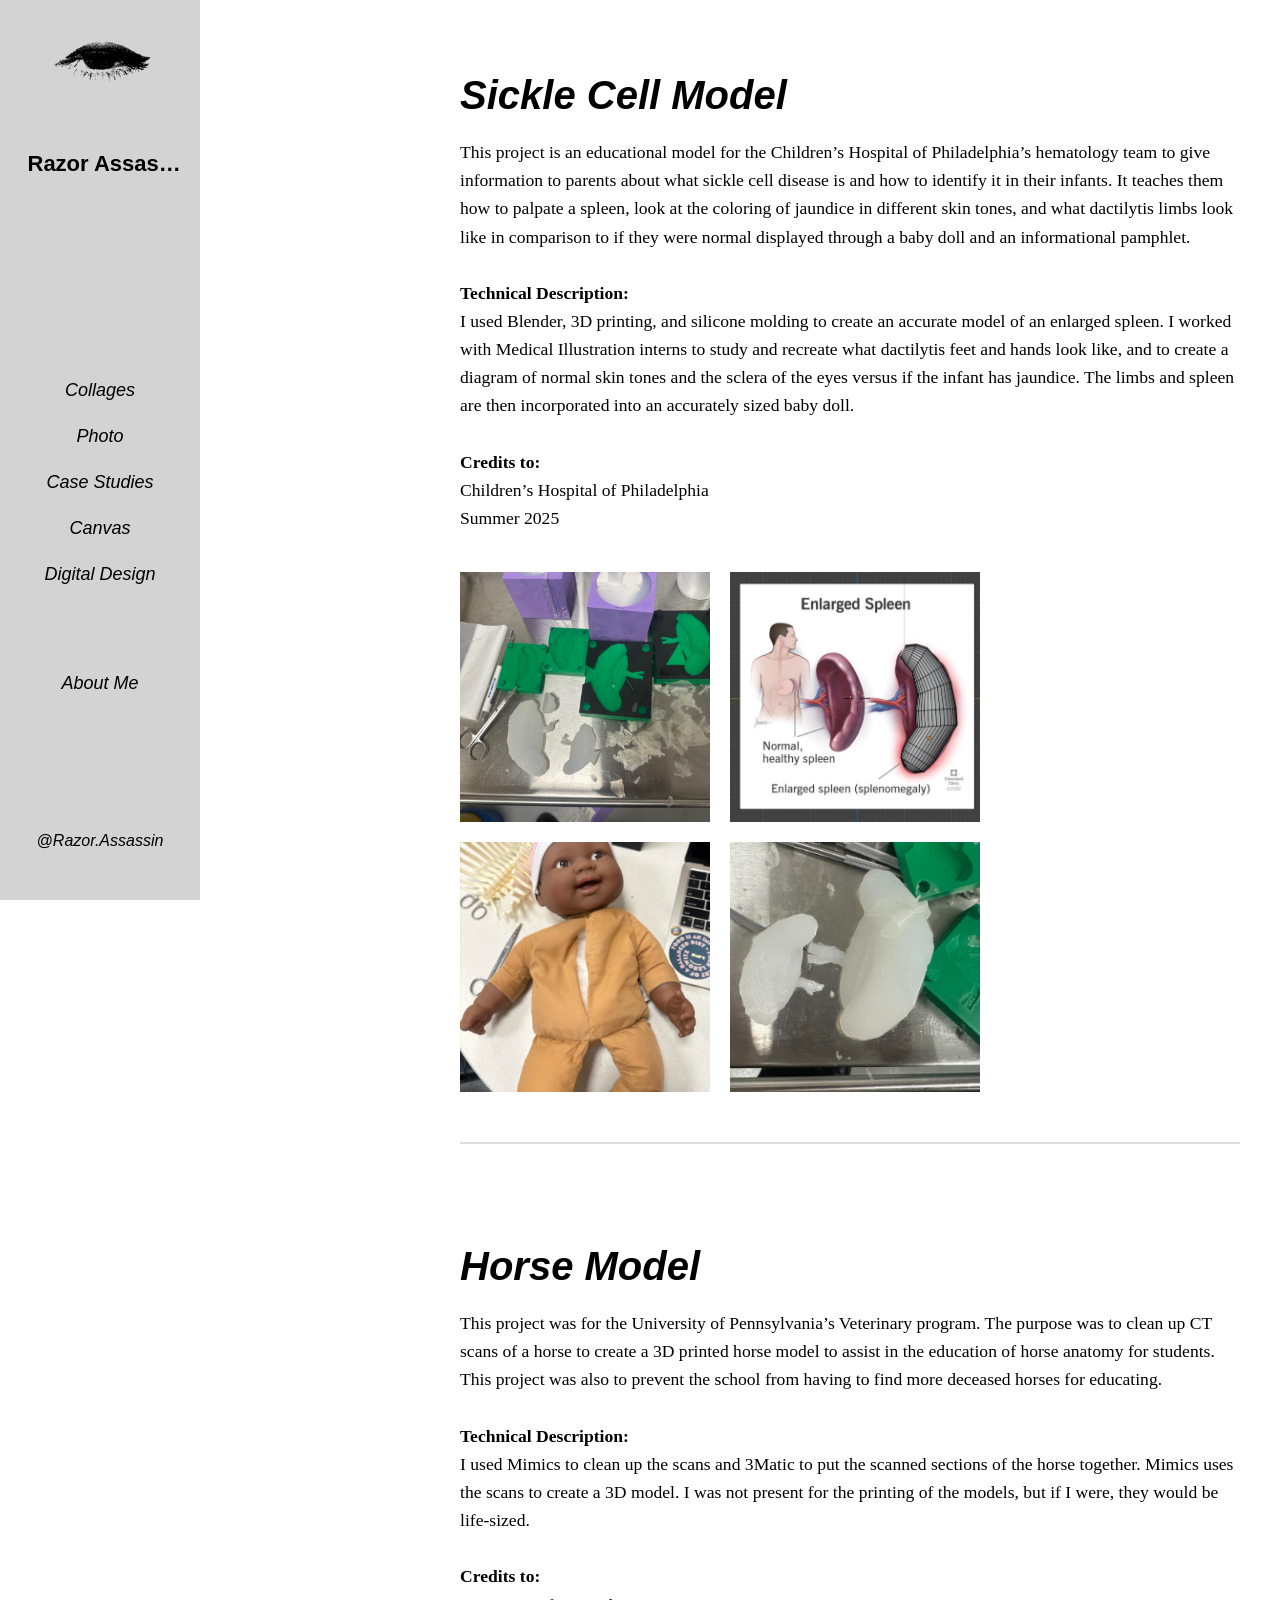
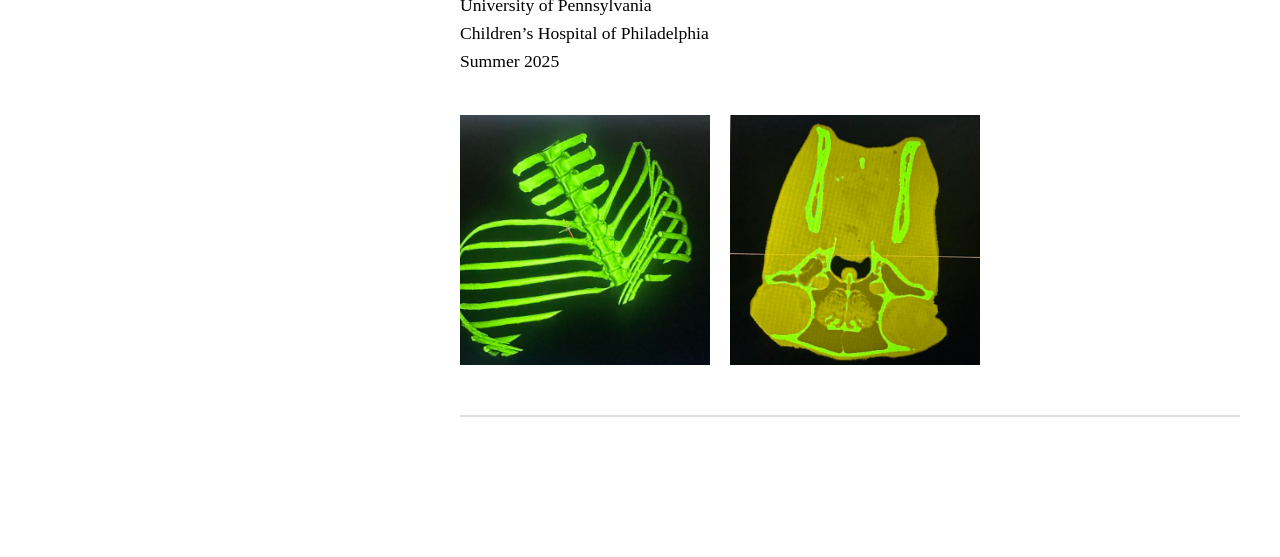
<file: portfolio.html>
<!DOCTYPE html>
<html lang="en">
<head>
    <meta charset="UTF-8">
    <meta name="viewport" content="width=device-width, initial-scale=1.0">
    <link rel="stylesheet" href="styles.css">
    <title>Projects</title>
</head>
<body class="scroll">

    <nav class="nav-bar" aria-label="Main navigation">
        <div class="nav-header">
            <img src="pictures/eyegif.gif" alt="Describe Your Gif">
            <a href="index.html"><h1>Razor Assassin</h1></a>
        </div>
        <ul class="nav-list" role="navigation">
            <li><a href="collages.html">Collages</a></li>
            <li><a href="photo.html">Photo</a></li>
            <li><a href="portfolio.html">Case Studies</a></li>
            <li><a href="canvas.html">Canvas</a></li>
            <li><a href="digital.html">Digital Design</a></li>
            <br>
            <li><a href="aboutme.html">About Me</a></li>
        </ul>
        <div class="social-media">
            <a href="https://www.instagram.com/razor.assassin" target="_blank">@Razor.Assassin</a>
        </div>
    </nav>

    <main class="projects-container">

        
        <section class="project-block">
            <h1>Sickle Cell Model</h1>
            <p>
                This project is an educational model for the Children’s Hospital of Philadelphia’s hematology team to give
                information to parents about what sickle cell disease is and how to identify it in their infants. It teaches
                them how to palpate a spleen, look at the coloring of jaundice in different skin tones, and what dactilytis
                limbs look like in comparison to if they were normal displayed through a baby doll and an informational
                pamphlet.<br><br>
                <strong>Technical Description:</strong><br>
                I used Blender, 3D printing, and silicone molding to create an accurate model of an enlarged spleen. I worked
                with Medical Illustration interns to study and recreate what dactilytis feet and hands look like, and to create
                a diagram of normal skin tones and the sclera of the eyes versus if the infant has jaundice. The limbs and spleen
                are then incorporated into an accurately sized baby doll.<br><br>
                <strong>Credits to:</strong><br>
                Children’s Hospital of Philadelphia<br>
                Summer 2025
            </p>

            <div class="project-gallery four-images">
                <img src="photos/1.png" alt="Sickle Model 1">
                <img src="photos/2.png" alt="Sickle Model 2">
                <img src="photos/3.png" alt="Sickle Model 3">
                <img src="photos/4.png" alt="Sickle Model 4">
            </div>
        </section>

        
        <section class="project-block">
            <h1>Horse Model</h1>
            <p>
                This project was for the University of Pennsylvania’s Veterinary program. The purpose was to clean up CT scans
                of a horse to create a 3D printed horse model to assist in the education of horse anatomy for students. This
                project was also to prevent the school from having to find more deceased horses for educating.<br><br>
                <strong>Technical Description:</strong><br>
                I used Mimics to clean up the scans and 3Matic to put the scanned sections of the horse together. Mimics uses
                the scans to create a 3D model. I was not present for the printing of the models, but if I were, they would be
                life-sized.<br><br>
                <strong>Credits to:</strong><br>
                University of Pennsylvania<br>
                Children’s Hospital of Philadelphia<br>
                Summer 2025
            </p>

            <div class="project-gallery two-images">
                <img src="photos/7.png" alt="Horse Model 1">
                <img src="photos/8.png" alt="Horse Model 2">
            </div>
        </section>

    </main>

</body>
</html>
</file>
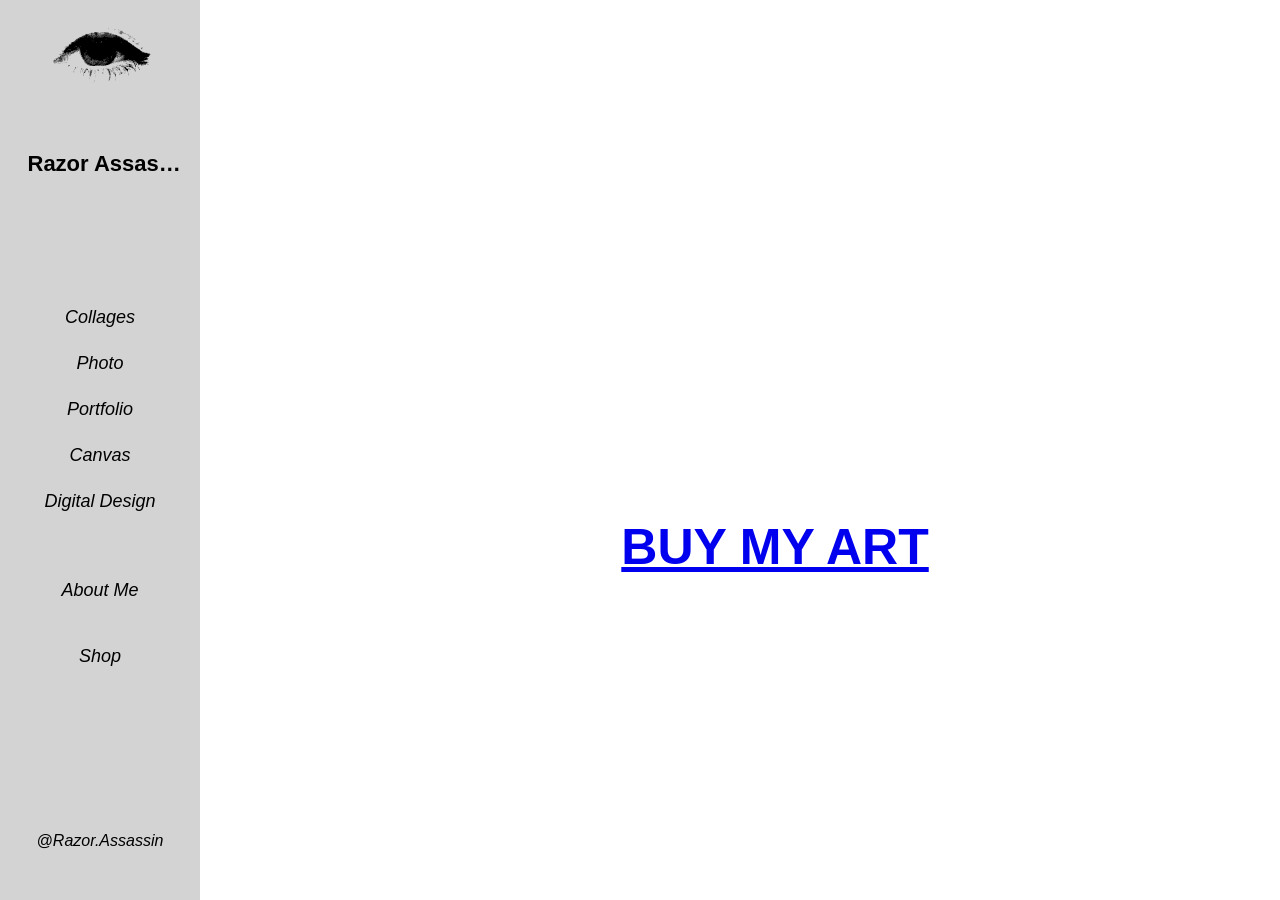
<file: shop.html>
<!DOCTYPE html>
<html lang="en">
<head>
    <meta charset="UTF-8">
    <meta name="viewport" content="width=device-width, initial-scale=1.0">
    <link rel="stylesheet" href="styles.css">
    <title>Shop - Razor Assassin</title>

    
    
</head>
<body class="no-scroll">
  <div id="mouse"></div>
    <nav class="nav-bar" aria-label="Main navigation">
        <div class="nav-header">
            <img src="pictures/eyegif.gif" alt="Describe Your Gif">
            <a href="index.html"><h1>Razor Assassin</h1></a>
        </div>
        <ul class="nav-list" role="navigation">
            <li><a href="collages.html">Collages</a></li>
            <li><a href="photo.html">Photo</a></li>
            <li><a href="Portfolio.html">Portfolio</a></li>
            <li><a href="canvas.html">Canvas</a></li>
            <li><a href="digital.html">Digital Design</a></li> <br>
            
            <li><a href="aboutme.html">About Me</a></li> 
            <li><a href="shop.html">Shop</a></li>
        </ul>
        <div class="social-media">
            <a href="https://www.instagram.com/razor.assassin" target="_blank">@Razor.Assassin</a>
        </div>
    </nav>
    <div id="art-shop">
      <main class="main-content" aria-label="Shop">
          <div class="flow-text">
              <span>Want to support me? Please click the link below to buy my art!</span>
          </div>
          <div class="animated-link">
              <a href="https://mattandmia.etsy.com" id="shop-link" target="_blank">BUY MY ART</a>
          </div>
      </main>
  </div>
  
</body>
</html>
</file>
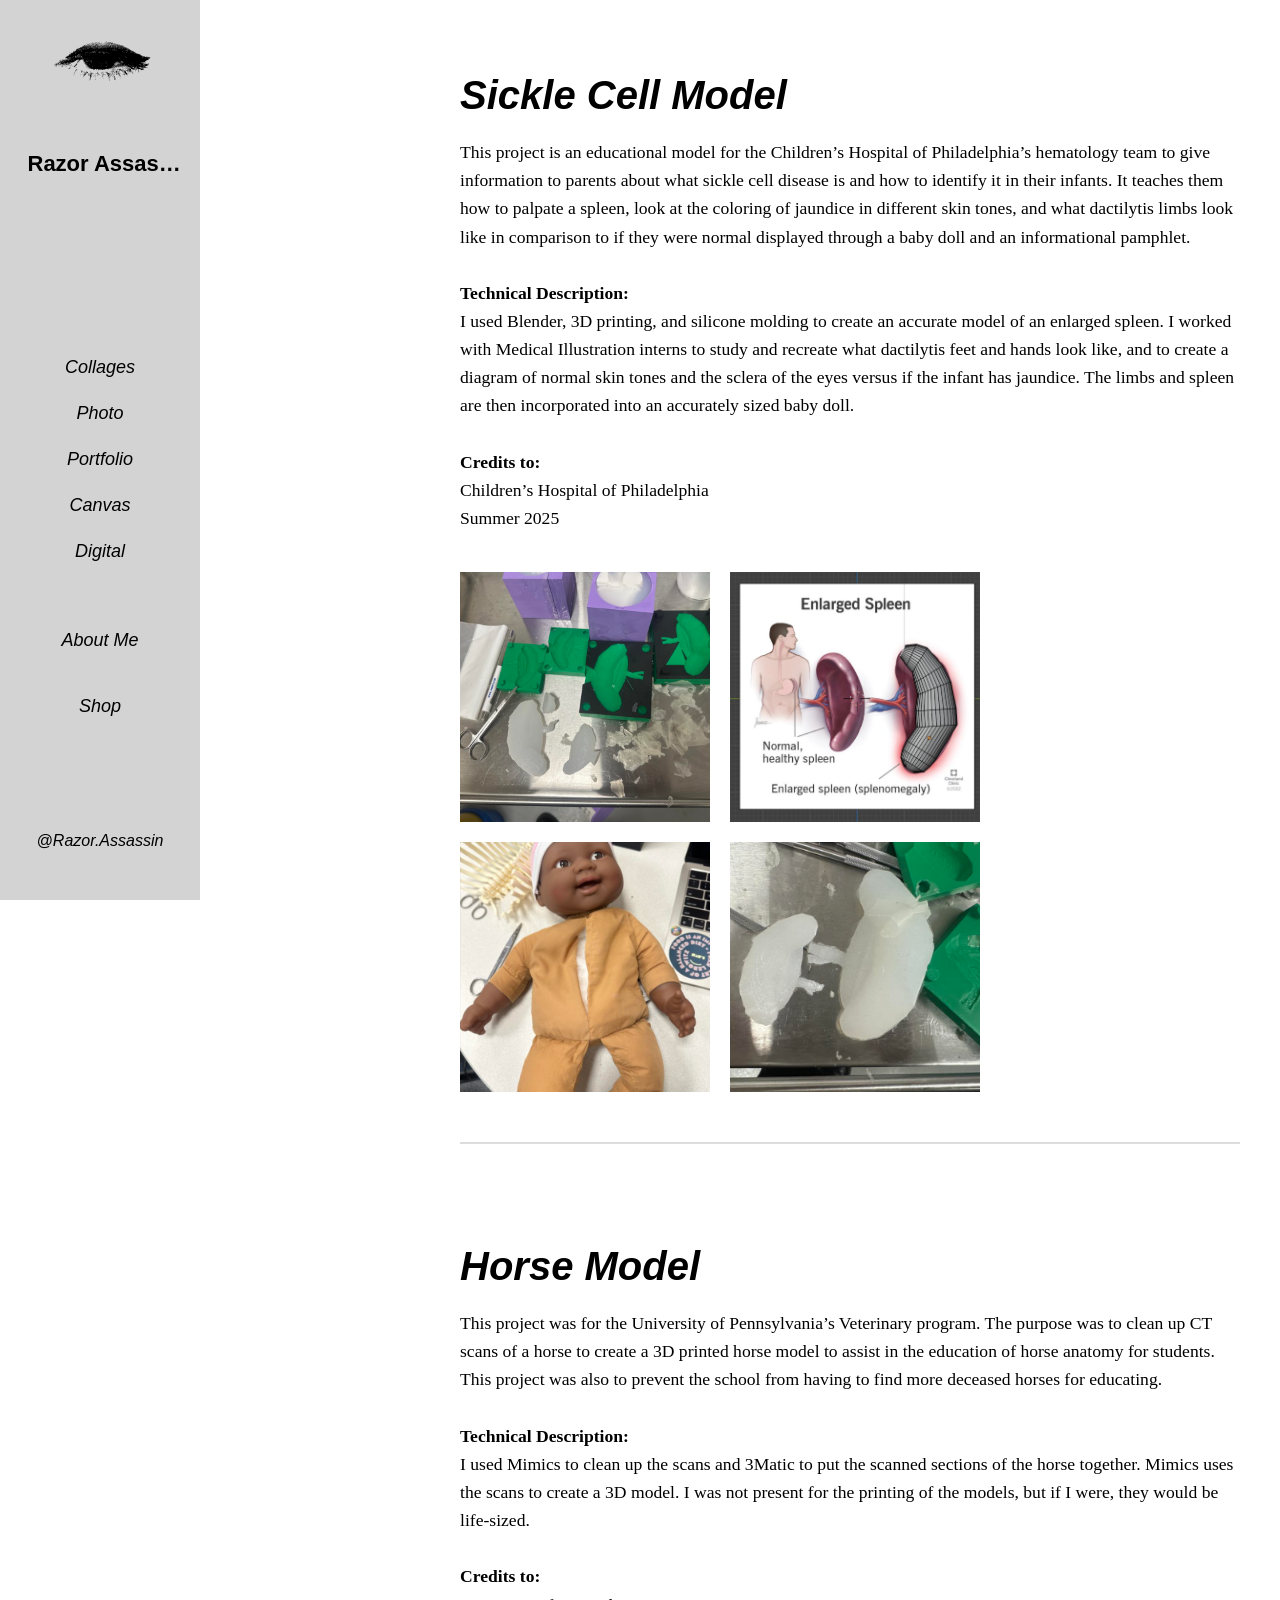
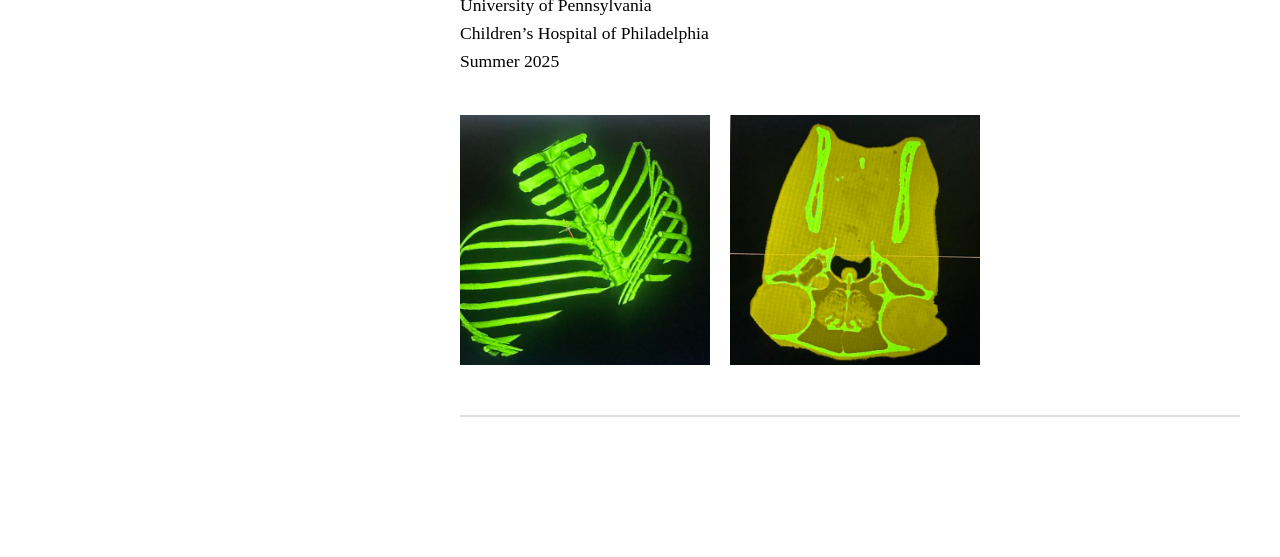
<file: temp.html>
<!DOCTYPE html>
<html lang="en">
<head>
    <meta charset="UTF-8">
    <meta name="viewport" content="width=device-width, initial-scale=1.0">
    <link rel="stylesheet" href="styles.css">
    <title>Projects</title>
</head>
<body class="scroll">

    <nav class="nav-bar" aria-label="Main navigation">
        <div class="nav-header">
            <img src="pictures/eyegif.gif" alt="Describe Your Gif">
            <a href="index.html"><h1>Razor Assassin</h1></a>
        </div>
        <ul class="nav-list" role="navigation">
            <li><a href="/collages.html">Collages</a></li>
            <li><a href="/photo.html">Photo</a></li>
            <li><a href="/portfolio.html">Portfolio</a></li>
            <li><a href="/canvas.html">Canvas</a></li>
            <li><a href="/digital.html">Digital</a></li>
            <br>
            <li><a href="/aboutme.html">About Me</a></li>
            <li><a href="/shop.html">Shop</a></li>
        </ul>
        <div class="social-media">
            <a href="https://www.instagram.com/razor.assassin" target="_blank">@Razor.Assassin</a>
        </div>
    </nav>

    <main class="projects-container">

        <!-- SICKLE CELL MODEL -->
        <section class="project-block">
            <h1>Sickle Cell Model</h1>
            <p>
                This project is an educational model for the Children’s Hospital of Philadelphia’s hematology team to give
                information to parents about what sickle cell disease is and how to identify it in their infants. It teaches
                them how to palpate a spleen, look at the coloring of jaundice in different skin tones, and what dactilytis
                limbs look like in comparison to if they were normal displayed through a baby doll and an informational
                pamphlet.<br><br>
                <strong>Technical Description:</strong><br>
                I used Blender, 3D printing, and silicone molding to create an accurate model of an enlarged spleen. I worked
                with Medical Illustration interns to study and recreate what dactilytis feet and hands look like, and to create
                a diagram of normal skin tones and the sclera of the eyes versus if the infant has jaundice. The limbs and spleen
                are then incorporated into an accurately sized baby doll.<br><br>
                <strong>Credits to:</strong><br>
                Children’s Hospital of Philadelphia<br>
                Summer 2025
            </p>

            <div class="project-gallery four-images">
                <img src="photos/1.png" alt="Sickle Model 1">
                <img src="photos/2.png" alt="Sickle Model 2">
                <img src="photos/3.png" alt="Sickle Model 3">
                <img src="photos/4.png" alt="Sickle Model 4">
            </div>
        </section>

        <!-- HORSE MODEL -->
        <section class="project-block">
            <h1>Horse Model</h1>
            <p>
                This project was for the University of Pennsylvania’s Veterinary program. The purpose was to clean up CT scans
                of a horse to create a 3D printed horse model to assist in the education of horse anatomy for students. This
                project was also to prevent the school from having to find more deceased horses for educating.<br><br>
                <strong>Technical Description:</strong><br>
                I used Mimics to clean up the scans and 3Matic to put the scanned sections of the horse together. Mimics uses
                the scans to create a 3D model. I was not present for the printing of the models, but if I were, they would be
                life-sized.<br><br>
                <strong>Credits to:</strong><br>
                University of Pennsylvania<br>
                Children’s Hospital of Philadelphia<br>
                Summer 2025
            </p>

            <div class="project-gallery two-images">
                <img src="photos/7.png" alt="Horse Model 1">
                <img src="photos/8.png" alt="Horse Model 2">
            </div>
        </section>

    </main>

</body>
</html>
</file>
<file: styles.css>
@import url('https://fonts.googleapis.com/css2?family=Bebas+Neue&family=Open+Sans:wght@800&display=swap');


body {
    margin: 0;
    padding: 0
}

body.no-scroll {
    padding-left: 0 !important;
}
body.no-scroll .nav-bar {
    position: fixed !important;
    left: 0 !important;
    width: 200px !important;
    flex-shrink: 0 !important;
}

body.no-scroll .homepage-main {
    margin-left: 200px;
    width: calc(100% - 200px);
}

.no-scroll {
    display: flex;
    margin: 0;
    padding: 0;
    height: 100vh;
    box-sizing: border-box;
    overflow: hidden;
    font-style: normal; 
}

.no-scroll .main-content,
.no-scroll main {
    margin-left: 0; 
    width: 100%;
}

.scroll {
    display: flex;
    flex-direction: column;
    margin: 0;
    padding: 0;
    min-height: 100vh;
    overflow-y: auto;
    margin-left: 200px;
    font-style: normal;
}

.scroll .nav-header h1 {
   font-size: 20px;
   font-weight: 900;
   padding-bottom: 100px;
}


.container {
    width: 80%;
    margin: auto;
}

#RA {
    width: 700px;  
    height: 400px; 
    object-fit: contain;
}

#mouse {
    position: absolute;
    width: 20px;
    height: 20px;
    background: black;
    border-radius: 50%;
    pointer-events: none;
    transform: translate(-50%, -50%);
    box-shadow: 0px 0px 20px 5px rgba(255, 0, 0, 0.7);
}

#page-title {
    font-family: serif;
    text-align: center;
    margin-bottom: 20px; 
}

.image-row {
   display: flex;
   justify-content: space-evenly; 
   margin: 0 auto 70px auto; 
   max-width: 90%;
}

figure {
   width: 60%;
   text-align: center;
}

figure img {
   width: 100%;
   height: auto;
   border-radius: 15px;
   transition: transform 0.5s; 
}

figure:hover img {
   animation: bounce 1s; 
}

figcaption {
   margin-top: 10px;
   font-weight: bold;       
   font-style: normal;      
}

.image-row:nth-child(3) figure:nth-child(1) {
    margin-top: -50px;   
  }

.image-row:nth-child(3) figure:nth-child(2) {
    margin-top: -250px; 
  }

  .image-row:last-child figure:last-child {
    margin-top: -250px;   
  }

  .image-row:last-child figure:first-child {
    margin-top: -50px;   
  }

  .canvas-row {
    display: flex;
    justify-content: center;
    align-items: center;
}

.canvas-figure {
    width: 40%;
    text-align: center;
}

.canvas-row img {
    width: 100%;
    height: auto;
}

.canvas-row:nth-child(3) .canvas-figure:nth-child(2) {
    margin-top: -20px;
}

.canvas-row:last-child .canvas-figure:first-child {
    margin-top: -20px;
}

.canvas-row:first-child .canvas-figure:nth-child(2) {
    margin-top: -20px;   
}

.canvas-row:nth-child(2) .canvas-figure:nth-child(1) {
    margin-top: -30px;   
}

.canvas-row:nth-child(2) .canvas-figure:nth-child(2) {
    margin-top: -75px;   
}

.canvas-row:nth-child(3) .canvas-figure:nth-child(1) {
    margin-top: -260px;   
}

.canvas-row:nth-child(3) .canvas-figure:nth-child(2) {
    margin-top: 20px;   
}

.canvas-row:last-child .canvas-figure:first-child {
    align-self: flex-end;
    justify-self: start;
    margin-top: -200px;   
    margin-left: -450px;
}


@keyframes bounce {
  0%   { transform: translateY(0); }
  50%  { transform: translateY(-10px); }
  100% { transform: translateY(0); }
}
h1 {
    font-family: 'Franklin Gothic Medium', 'Arial Narrow', Arial, sans-serif;
}

#special-announcement {
    height: 100vh;
    display: flex;
    justify-content: center;
    align-items: center;
    text-align: center;
  }

  #special-announcement h1 {
    font-size: 8em;
    font-weight: bold;
    text-shadow: 0 0 3px rgba(144, 238, 144, 0.4), 
                 0 0 5px rgba(144, 238, 144, 0.4), 
                 0 0 7px rgba(144, 238, 144, 0.4), 
                 0 0 9px rgba(144, 238, 144, 0.4);
  }

.nav-bar {
    position: fixed !important;
    top: 0 !important;
    left: 0 !important;
    height: 100vh !important;
    width: 200px !important;
    min-width: 200px !important;
    max-width: 200px !important;
    padding: 20px !important;
    background-color: lightgray !important;
    z-index: 1000 !important;
    display: flex !important;
    flex-direction: column !important;
    justify-content: space-between !important;
    align-items: center !important;
    box-sizing: border-box !important;
}


nav a:link, 
nav a:visited {
    text-decoration: none; 
    color: black; 
    transition: color 0.3s ease-in-out;  
}

nav a:hover,
nav a:active {
    color: grey; 
}

.nav-header img {
    display: block;
    margin-left: auto;
    margin-right: auto;
    width: 125px;
    height: auto;
}

.nav-header h1 {
    font-family: 'Franklin Gothic Medium', 'Arial Narrow', Arial, sans-serif;
    position: relative;
    padding-left: 15px;
    top: 60px;
    margin: 0;
    margin-bottom: 40px; 
    white-space: nowrap;
    overflow: hidden;
    text-overflow: ellipsis;
    font-size: 22px !important; 
    font-weight: 900 !important;
    max-width: 160px;
}

.nav-list {
    list-style: none;
    padding: 0;
    text-align: center;
    margin-top: 0; 
}

.nav-list a {
    font-family: Impact, Haettenschweiler, 'Arial Narrow Bold', sans-serif;
    font-style: italic;
    font-size: 18px; 
    text-decoration: none;
    color: black;
    transition: color 0.3s ease-in-out;
}

.nav-list li {
    margin: 25px 0; 
}

.nav-list li:nth-last-child(1) {
    margin-top: 45px;
}

.nav-list li a:focus {
    outline: 1px solid #333;
}

.social-media {
    margin-bottom: 30px;
    font-family: Impact, Haettenschweiler, 'Arial Narrow Bold', sans-serif;
    font-style: italic;
    font-size: 16px; 
}

.main-content {
    flex-grow: 1;
    display: flex;
    justify-content: center;
    align-items: center;
    padding-left: 200px;
}

img {
    max-width: 100%;
    max-height: 100%;
}

.video-container {
    display: flex;
    flex-direction: column;
    justify-content: center;
    align-items: center;
    height: 100vh;
    text-align: center;
}

.video-container #RA {
    max-width: 80%;
}

.video-container p {
    font-weight: bold;      
    font-style: normal;     
    font-size: 2.0em;       
    padding-top: 15px;     
}

.collages-main-content {
    margin-left: 200px !important;
    width: calc(100% - 200px) !important;
    padding: 40px;
}

.content-row {
    display: flex;
    justify-content: center;
    align-items: center;
    width: 100%;
    margin-top: 40px;
    margin-bottom: 20px; 

}

.content-row img {
    width: 40%; 
    height: auto;
}

.carousel-control-next, .carousel-control-prev {
    opacity: 0; 
    transition: opacity .5s;
}

#collageCarousel:hover .carousel-control-next, 
#collageCarousel:hover .carousel-control-prev,
#secondCarousel:hover .carousel-control-next, 
#secondCarousel:hover .carousel-control-prev,
#thirdCarousel:hover .carousel-control-next, 
#thirdCarousel:hover .carousel-control-prev {
    opacity: 1; 
}


#collageCarousel {
    padding-top: 50px;
   margin-right: 185px;
}

#secondCarousel {
    padding-top: 70px;  
    margin-right: 185px;
}

#thirdCarousel {
    padding-top: 70px;  
    padding-bottom: 50px;
    margin-right: 185px;
}

.carousel-item {
    height: 275px;
    width: 100%;
    overflow: hidden;
    transition: height 2s; 
}

.carousel-item img {
    height: 100%;
    width: auto;
    object-fit: contain;
    transition: height 2s; 
}
p .year {
    color: darkred;
}


.content-row p {
    
    width: 40%;
    padding-right: 60px; 
}



.about-container {
    margin-left: 200px;
    padding: 60px 80px 100px 80px;
    min-height: 100vh;
}


.hero-photo {
    width: 100%;
    max-width: 1400px;
    margin: 0 auto 80px auto;
    position: relative;
}

.hero-photo img {
    width: auto;
    max-width: 100%;
    height: 550px;
    object-fit: contain;
    border-radius: 0;
    box-shadow: 0 10px 40px rgba(0, 0, 0, 0.2);
    display: block;
    margin: 0 auto;
}


.bio-section {
    max-width: 900px;
    margin: 0 auto 100px auto;
}

.bio-section h2 {
    font-family: 'Franklin Gothic Medium', 'Arial Narrow', Arial, sans-serif;
    font-size: 3rem;
    margin-bottom: 40px;
    font-style: italic;
    letter-spacing: 1px;
    text-align: center;
}

.bio-text {
    font-size: 1.15rem;
    line-height: 2;
    color: #2a2a2a;
    text-align: justify;
}


.resume-section {
    max-width: 1400px;
    margin: 0 auto;
    padding-top: 60px;
    border-top: 3px solid #000;
    display: grid;
    grid-template-columns: 1fr 1fr;
    gap: 80px;
    align-items: start;  
}

.resume-left h3 {
    font-family: 'Franklin Gothic Medium', 'Arial Narrow', Arial, sans-serif;
    font-size: 2.5rem;
    margin-bottom: 30px;
    font-style: italic;
}

.resume-left p {
    font-size: 1.1rem;
    line-height: 1.8;
    margin-bottom: 40px;
    color: #444;
}

.resume-section .linkedin-button {
    display: inline-block;
    padding: 18px 45px;
    background: black;
    color: white;
    text-decoration: none;
    font-weight: bold;
    font-size: 1.15rem;
    border-radius: 6px;
    transition: all 0.3s ease;
    font-family: 'Franklin Gothic Medium', 'Arial Narrow', Arial, sans-serif;
    letter-spacing: 0.5px;
    box-shadow: 0 4px 15px rgba(0, 0, 0, 0.2);
}

.resume-section .linkedin-button:hover {
    background: #333;
    transform: translateY(-3px);
    box-shadow: 0 6px 20px rgba(0, 0, 0, 0.3);
}

.resume-right {
    display: flex;
    justify-content: center;
    align-items: center;
}

.resume-section .resume-image {
    width: 100%;
    max-width: 500px;
    border: 3px solid black;
    border-radius: 8px;
    transition: transform 0.3s ease, box-shadow 0.3s ease;
    box-shadow: 0 8px 30px rgba(0, 0, 0, 0.2);
}

.resume-section .resume-image:hover {
    transform: translateY(-8px);
    box-shadow: 0 12px 40px rgba(0, 0, 0, 0.3);
}


@media (max-width: 1200px) {
    .resume-section {
        grid-template-columns: 1fr;
        gap: 50px;
    }

    .resume-right {
        order: -1;
    }
}

@media (max-width: 768px) {
    .about-container {
        margin-left: 0;
        padding: 40px 20px 80px 20px;
    }

    .hero-photo img {
        height: 350px;
    }

    .bio-section h2 {
        font-size: 2rem;
    }

    .bio-text {
        font-size: 1rem;
    }

    .resume-left h3 {
        font-size: 2rem;
    }
}



#art-shop {
    display: flex;
    justify-content: center;
    align-items: center;
    padding-left: 375px;
    height: 100vh;
}

#art-shop .main-content {
    display: flex;
    flex-direction: column;
    align-items: center;
    text-align: center;
}


@keyframes pulse {
    0% { transform: scale(1); }
    50% { transform: scale(1.1); }
    100% { transform: scale(1); }
}

#art-shop .flow-text {
    white-space: nowrap;
    overflow: hidden;
}

#art-shop .animated-link a:visited {
    color: inherit;
}

#art-shop .flow-text span {
    display: inline-block;
    padding-left: 100%;
    animation: flow 10s linear infinite;
    font-family: Arial, sans-serif; 
    font-weight: bold; 
}

#art-shop .animated-link {
    font-size: 50px;
    color: lightgreen; 
    padding-top: 175px;
    padding-right: 75px;
    animation: pulse 2s infinite;
    font-family: 'Franklin Gothic Medium', 'Arial Narrow', Arial, sans-serif; 
    font-weight: bold; 
}

@keyframes flow {
    0% { transform: translate(0, 0); }
    100% { transform: translate(-100%, 0); }
}

#countdown {
    display: flex;
    justify-content: center;
    padding: 20px;
}

.time-section {
    display: inline-flex;
    align-items: baseline;
    margin: 0 30px;
}

.time-box {
    display: flex;
    flex-direction: column;
    align-items: center;
    margin: 0 10px;
}

.time-unit {
    font-size: 4em;
    color: grey;
    margin-bottom: 10px;
    font-family:'Lucida Sans', 'Lucida Sans Regular', 'Lucida Grande', 'Lucida Sans Unicode', Geneva, Verdana, sans-serif
}

.label {
    font-size: 1em;
    color: black;
    font-family: 'Franklin Gothic Medium', 'Arial Narrow', Arial, sans-serif;
    font-weight: bold;
}

.colon {
    font-size: 4em;
    color: grey;
    margin: 0 15px;
}




.projects-container {
    margin-left: 220px;
    padding: 40px;
    font-family: Arial, sans-serif;
}

.project-block {
    margin-bottom: 100px;
    padding-bottom: 50px;
    border-bottom: 2px solid #ddd;
}

.project-block h1 {
    font-size: 2.5rem;
    margin-bottom: 20px;
    font-weight: bold;
    font-style: italic;
}

.project-block p {
    max-width: 900px;
    line-height: 1.6;
    font-size: 1.1rem;
    margin-bottom: 40px;
    font-family: 'Times New Roman', Times, serif;
}

.project-gallery {
    display: grid;
    gap: 20px;
}

.project-gallery img {
    width: 100%;
    max-width: 250px; 
    aspect-ratio: 1 / 1;
    object-fit: cover;
    border-radius: 0;
    transition: transform 0.3s ease;
}

.project-gallery img:hover {
    transform: scale(1.03);
}

.four-images {
    display: flex;
    gap: 20px;                 
    flex-wrap: wrap;          
}

.two-images {
    display: grid;
    grid-template-columns: repeat(2, 250px); 
    gap: 20px;  
}

@media screen and (max-width: 480px) {
    .responsive-nav .nav-list {
        display: flex;
        flex-direction: row; 
        justify-content: space-around; 
    }
    
    .responsive-nav {
        padding: 5px 0; 
    }

    .responsive-video {
        width: 100%; 
        height: auto; 
    }
}
/* MOBILE RES */
@media (max-width: 768px) {
.projects-container {
margin-left: 0;
padding: 20px;
}


.four-images,
.two-images {
grid-template-columns: 1fr;
}


.project-block h1 {
font-size: 2rem;
}


.project-block p {
font-size: 1rem;
}
}



.about-two-col {
    display: flex;
    gap: 40px;
    margin-top: 40px;
    align-items: flex-start;
}

.about-long-text {
    flex: 2;
}

.about-right-column {
    flex: 1;
    display: flex;
    flex-direction: column;
    align-items: center;
}

.about-right-column .resume-image {
    width: 100%;
    max-width: 350px; 
    border: 2px solid black;
    border-radius: 8px;
    margin-bottom: 20px;
}

.about-right-column .linkedin-button {
    margin: 0;
}



.homepage-main {
    margin-left: 200px !important;
    width: calc(100% - 200px) !important;
    height: 100vh;
    display: flex !important;
    justify-content: center !important;
    align-items: center !important;
    overflow: hidden;
}

.video-wrapper {
    position: relative;
    width: 90%;
    height: 85vh;
    display: flex;
    justify-content: center;
    align-items: center;
    box-shadow: 0 20px 60px rgba(0, 0, 0, 0.4);
}

#homepage-video {
    width: 100%;
    height: 100%;
    object-fit: cover;
}

.video-overlay {
    position: absolute;
    bottom: 40px;
    left: 50%;
    transform: translateX(-50%);
    z-index: 10;
}

.hero-title {
    font-family: 'Franklin Gothic Medium', 'Arial Narrow', Arial, sans-serif;
    font-size: 5rem;
    font-weight: bold;
    font-style: italic;
    color: white;
    text-shadow: 0 0 20px rgba(0, 0, 0, 0.8),
                 0 0 40px rgba(0, 0, 0, 0.6);
    letter-spacing: 3px;
}

/* Responsive */
@media (max-width: 768px) {
    .homepage-main {
        margin-left: 0;
        width: 100%;
    }

    .video-wrapper {
        width: 95%;
        height: 70vh;
    }

    .hero-title {
        font-size: 2.5rem;
    }
}



.digital-main {
    margin-left: 200px;
    padding: 60px 80px;
    min-height: 100vh;
    display: flex;
    flex-direction: column;
    justify-content: center;
    align-items: center;
}

.digital-video-container {
    width: 100%;
    max-width: 1400px;
    display: flex;
    flex-direction: column;
    align-items: center;
}

.digital-video-wrapper {
    width: 100%;
    height: 700px;
    box-shadow: 0 20px 60px rgba(0, 0, 0, 0.3);
    margin-bottom: 40px;
}

#digital-video {
    width: 100%;
    height: 100%;
    object-fit: contain;
    background: black;
}

.digital-caption {
    text-align: center;
}

.digital-caption p {
    font-size: 2rem;
    font-weight: bold;
    font-style: italic;
    font-family: 'Franklin Gothic Medium', 'Arial Narrow', Arial, sans-serif;
    color: #333;
}

/* Responsive */
@media (max-width: 768px) {
    .digital-main {
        margin-left: 0;
        padding: 40px 20px;
    }

    .digital-video-wrapper {
        height: 400px;
    }

    .digital-caption p {
        font-size: 1.5rem;
    }

}
</file>
